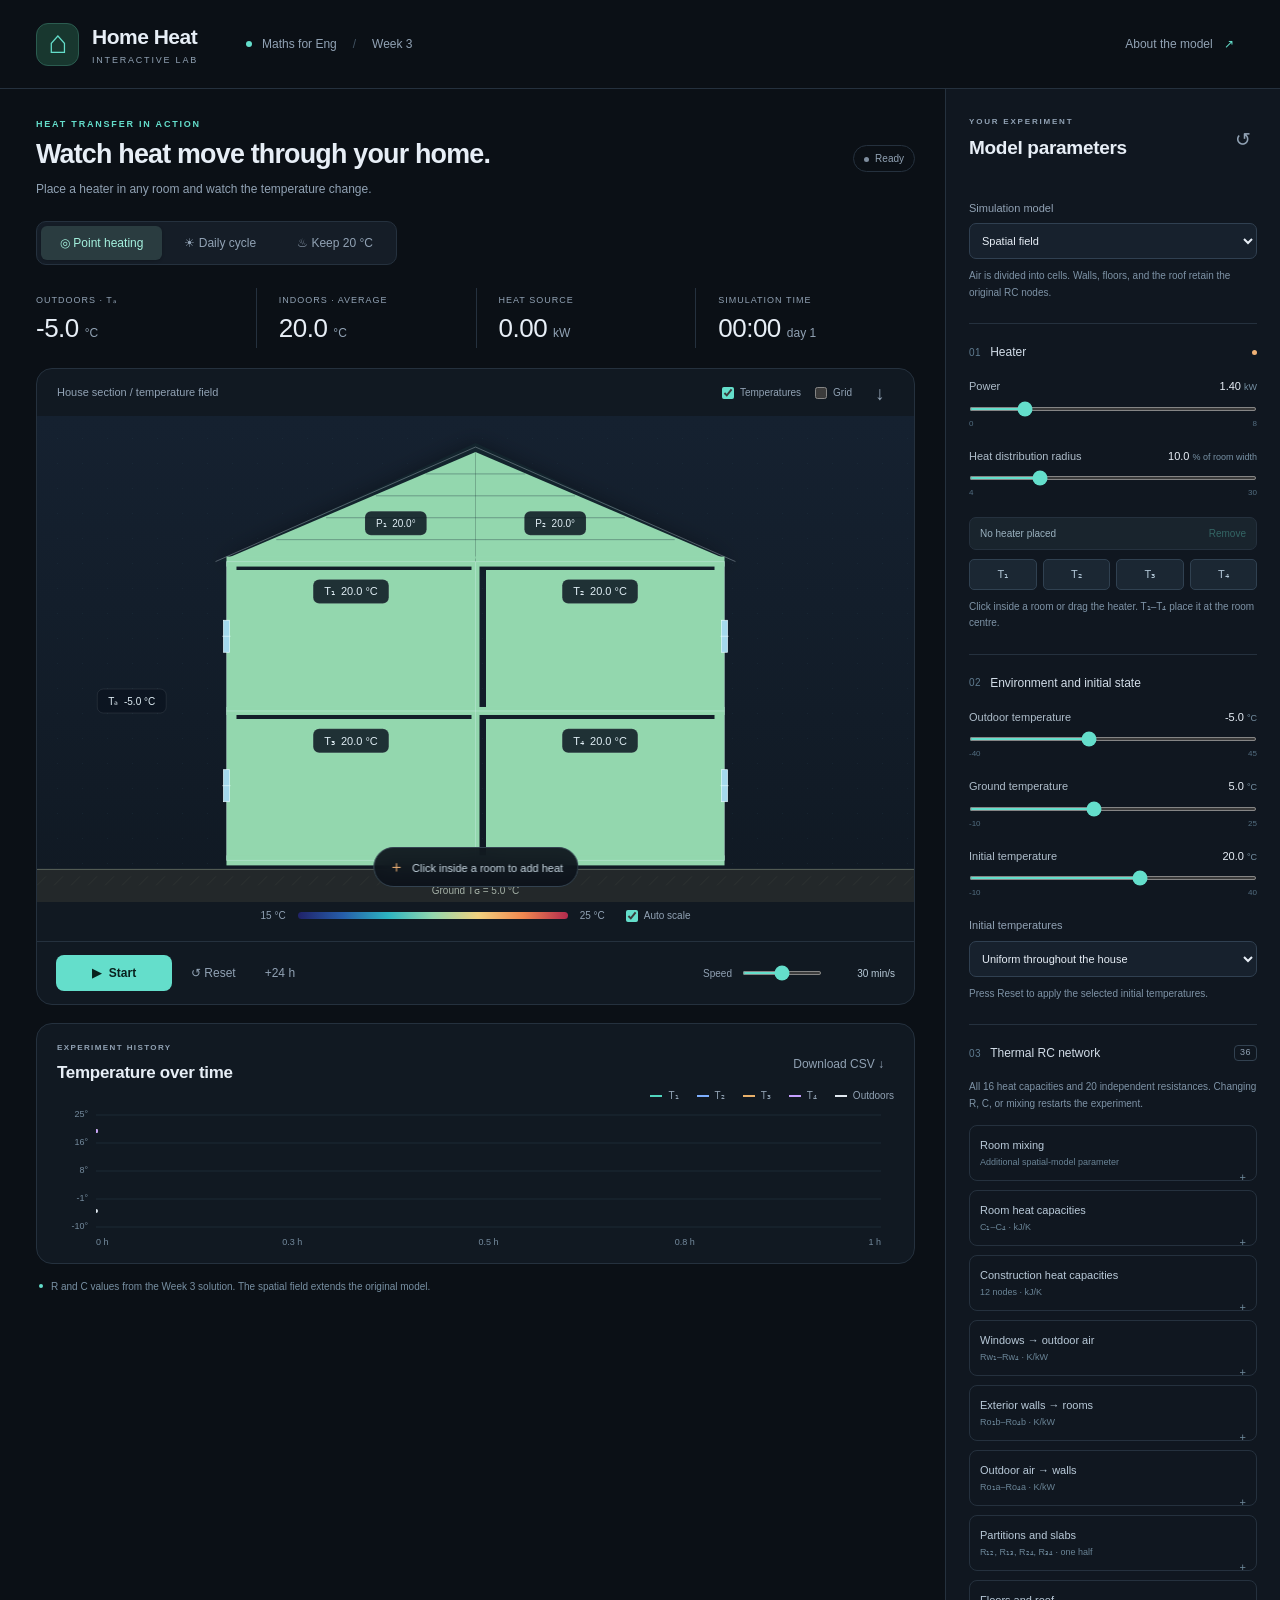
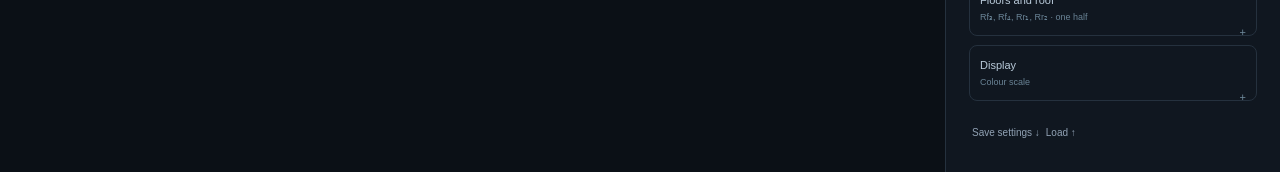
<file: index.html>
<!DOCTYPE html>
<html lang="en">
<head>
<meta charset="utf-8"><meta name="viewport" content="width=device-width,initial-scale=1">
<meta name="color-scheme" content="dark"><title>Home Heat — Interactive Lab</title>
<link rel="stylesheet" href="style.css">
</head>
<body>
<header class="topbar">
 <a class="brand" href="#" aria-label="Home Heat"><span class="brand-icon">⌂</span><span>Home Heat<small>INTERACTIVE LAB</small></span></a>
 <div class="project-tag"><span class="dot"></span> Maths for Eng <span class="divider">/</span> Week 3</div>
 <button class="quiet" id="aboutOpen">About the model <span>↗</span></button>
</header>
<main>
 <section class="workspace">
  <div class="intro"><div><p class="eyebrow">HEAT TRANSFER IN ACTION</p><h1>Watch heat move through your home.</h1><p class="subtitle" id="modeHint">Place a heater in any room and watch the temperature change.</p></div><span class="status" id="status"><i></i>Ready</span></div>
  <div class="mode-tabs" role="group" aria-label="Experiment mode"><button id="heaterMode" class="active">◎ Point heating</button><button id="dayMode">☀ Daily cycle</button><button id="challengeMode">♨ Keep 20 °C</button></div>
  <section class="mission" id="mission" hidden>
   <div class="mission-heading"><div><span class="mission-badge" id="controllerBadge">YOU ARE IN CONTROL</span><h2>Three days. Four rooms. Exactly 20 °C.</h2><p>Adjust the heating in each room. Weather and sunlight change throughout the day.</p></div><div class="mission-target">20<span>°C</span><small>TARGET IN EVERY ROOM</small></div></div>
   <div class="mission-progress"><div><span id="gameDay">Day 1 of 3</span><span id="gameRemaining">72 h remaining</span></div><progress id="gameProgress" max="259200" value="0" aria-label="Three-day challenge progress"></progress></div>
   <div class="storm-banner" id="stormBanner"><div class="storm-heading"><span class="snow-icon" aria-hidden="true">❄</span><div><b id="stormTitle">Day 3: a winter storm is coming</b><p id="stormHint">Wind and cold arrive first. Snow then builds an insulating blanket on the roof.</p></div></div><div class="storm-metrics" id="stormMetrics" hidden><span>WIND <b id="stormWind">0 km/h</b></span><span>SNOW COVER <b id="stormSnow">0 cm</b></span><span title="Steady heat transfer compared with a bare roof in calm weather, at the same indoor/outdoor temperature difference. Actual temperatures respond gradually.">ROOF HEAT TRANSFER <b id="stormRoof">0%</b></span></div></div>
  </section>
  <div class="metrics"><div><span>OUTDOORS · Tₐ</span><strong id="outdoor">−5.0<small>°C</small></strong></div><div><span>INDOORS · AVERAGE</span><strong id="average">20.0<small>°C</small></strong></div><div><span>HEAT SOURCE</span><strong id="powerMetric">—<small>kW</small></strong></div><div><span>SIMULATION TIME</span><strong id="clock">00:00<small>day 1</small></strong></div></div>
  <section class="scene-card" aria-label="House temperature map">
   <div class="scene-top"><span id="sceneTitle">House section / temperature field</span><div><label class="check"><input type="checkbox" id="showLabels" checked>Temperatures</label><label class="check"><input type="checkbox" id="showGrid">Grid</label><button class="icon-button" id="snapshot" title="Save image" aria-label="Save image">↓</button></div></div>
   <div class="canvas-wrap"><canvas id="house" aria-label="House: rooms 1 and 2 upstairs, rooms 3 and 4 downstairs. Click inside a room to place a heater." tabindex="0"></canvas><div id="probe" class="probe" hidden></div><div class="scene-guide" id="sceneGuide"><span>＋</span> Click inside a room to add heat</div></div>
   <div class="legend"><span id="scaleLow">−25 °C</span><div class="gradient"></div><span id="scaleHigh">60 °C</span><label class="check"><input type="checkbox" id="autoScale" checked>Auto scale</label></div>
   <div class="transport"><button class="play" id="play">▶ <span>Start</span></button><button class="quiet" id="reset" title="Restore initial temperatures">↺ Reset</button><button class="quiet" id="advanceDay">+24 h</button><div class="speed"><label for="speed">Speed</label><input id="speed" type="range" min="0" max="6" step="1" value="3"><output id="speedValue">30 min/s</output></div></div>
  </section>
  <section class="chart-card"><div class="chart-heading"><div><p class="eyebrow">EXPERIMENT HISTORY</p><h2>Temperature over time</h2></div><button class="quiet" id="exportCsv">Download CSV ↓</button></div><div class="chart-legend"><span style="--line:#51d5be">T₁</span><span style="--line:#7eafff">T₂</span><span style="--line:#e8b06a">T₃</span><span style="--line:#c5a0ff">T₄</span><span style="--line:#e0e8ef">Outdoors</span></div><canvas id="chart" aria-label="Chart of the four room-average temperatures and outdoor temperature"></canvas></section>
  <p class="model-note"><span class="dot"></span><span id="modelNote">R and C values from the Week 3 solution. The spatial field extends the original model.</span></p>
 </section>
 <aside class="sidebar">
  <div class="sidebar-title"><div><p class="eyebrow">YOUR EXPERIMENT</p><h2 id="sidebarHeading">Model parameters</h2></div><button class="icon-button" id="defaults" title="Restore all fitted parameters" aria-label="Restore all fitted parameters">↺</button></div>
  <section id="challengeControls" hidden>
   <div class="controller-tabs" role="group" aria-label="Heating controller"><button id="manualControl" class="active">Manual</button><button id="autoControl">Autopilot</button></div>
   <p class="small-note" id="controllerHint">Adjust the four sliders to keep each room at an average of 20 °C.</p>
   <div class="locked-notice"><span>▣</span><div><b>Fixed conditions</b><small>72 hours · preset weather, sunlight and snow<br>Only the heating power can be changed.</small></div></div>
   <div class="room-heaters" id="roomHeaters"></div>
   <div class="game-actions"><button id="gameStart" class="play">▶ Start 3-day run</button><button id="gameRestart" class="quiet">↺ New run</button></div>
   <button id="demoFinish" class="demo-finish" hidden>Fast-forward all 3 days →</button>
   <div class="game-weather"><span>SOLAR HEAT GAIN</span><strong id="sunPower">0.00 kW</strong><p id="sunDirection">Night. No solar heat gain.</p></div>
   <details class="group"><summary>How scoring works<span>A score from 0 to 100</span></summary><div class="score-explanation"><p>The deviation of each room average from 20 °C is evaluated at every step over all 72 hours. Every room has equal weight.</p><p>At 20 °C you earn 100 points. An error of 1 °C earns 75 points for that moment; 2 °C earns 50; 4 °C or more earns 0. The final score is averaged over rooms and time.</p><p>Comfort is the share of time within 19.5–20.5 °C. Energy use is shown separately and does not affect the score.</p><p>Autopilot uses the same model and power limits. It offsets current heat losses and solar gains; temperatures are never overridden.</p></div></details>
  </section>
  <fieldset id="labControls">
  <label class="select-label" for="solver">Simulation model</label><select id="solver"><option value="spatial">Spatial field</option><option value="rc">Original RC model · 16 nodes</option></select>
  <p class="small-note" id="solverHelp">Air is divided into cells. Walls, floors, and the roof retain the original RC nodes.</p>
  <div id="heaterControls"><div class="section-label">01 <span>Heater</span><span class="live-dot"></span></div><div id="heaterSliders"></div><div class="source-row"><span id="sourceLabel">No heater placed</span><button id="removeSource" class="text-button" disabled>Remove</button></div><div class="place-buttons" aria-label="Place a heater at the room centre"><button data-zone="2">T₁</button><button data-zone="3">T₂</button><button data-zone="0">T₃</button><button data-zone="1">T₄</button></div><p class="small-note">Click inside a room or drag the heater. T₁–T₄ place it at the room centre.</p></div>
  <div id="dayControls" hidden><div class="section-label">01 <span>Daily weather</span><span>☀</span></div><div class="day-notice">Heating is off. Only Tₐ changes; the ground temperature stays constant.</div><div id="daySliders"></div><div class="day-range"><span>Night <b id="nightTemp">−25°</b></span><span>Day <b id="dayTemp">30°</b></span></div></div>
  <div class="section-label">02 <span>Environment and initial state</span></div><div id="environmentSliders"></div>
  <label class="select-label" for="initialMode">Initial temperatures</label><select id="initialMode"><option value="uniform">Uniform throughout the house</option><option value="fitted">Initial states from the solution</option></select><p class="small-note">Press Reset to apply the selected initial temperatures.</p>
  <div class="section-label">03 <span>Thermal RC network</span><span class="count">36</span></div>
  <p class="small-note">All 16 heat capacities and 20 independent resistances. Changing R, C, or mixing restarts the experiment.</p>
  <div id="physicalSliders"></div>
  <details class="group"><summary>Display <span>Colour scale</span></summary><div id="displaySliders"></div></details>
  <div class="settings-actions"><button class="quiet" id="saveSettings">Save settings ↓</button><button class="quiet" id="loadSettings">Load ↑</button><input type="file" accept="application/json,.json" id="settingsFile" hidden></div>
  </fieldset>
 </aside>
</main>
<div class="toast" id="toast" role="status" hidden></div>
<dialog id="gameResult" class="result-dialog" aria-labelledby="resultTitle"><button class="close" id="resultClose" aria-label="Close results">×</button><p class="eyebrow" id="resultEyebrow">CHALLENGE COMPLETE</p><h2 id="resultTitle">Three days under your control</h2><div class="result-score"><strong id="finalScore">0</strong><span>/ 100</span></div><p id="resultDescription"></p><div class="result-stats"><div><b id="resultError">0.00 °C</b><small>Mean absolute error</small></div><div><b id="resultComfort">0 %</b><small>Time within ±0.5 °C</small></div><div><b id="resultEnergy">0 kWh</b><small>Heating energy over 3 days</small></div></div><div class="result-rooms" id="resultRooms"></div><p class="small-note">Room averages are evaluated over all 72 hours. Overheating one room cannot offset another room being too cold.</p><div class="result-actions"><button class="play" id="resultRetry">Try again</button><button class="quiet" id="resultDemo">Watch ideal control →</button></div></dialog>
<dialog id="about"><button class="close" id="aboutClose" aria-label="Close">×</button><p class="eyebrow">FROM COURSEWORK TO APPLICATION</p><h2>One house. Two scales.</h2><p>Based on the Week 3 solution: a two-storey house with zones T₁–T₄, windows, exterior walls, partitions, an inter-storey slab, ground floors, and a roof. Default ground temperature: 5 °C.</p><p>Rooms are numbered left to right: T₁–T₂ upstairs, T₃–T₄ downstairs. Controls, charts, and CSV exports use this order. The original coursework numbers are mapped to this display order; fitted parameters and physical connections are retained.</p><h3>Original RC model</h3><p>16 states, using the display numbering: T₁–T₄, O₁–O₄, V₁₂, V₁₃, V₂₄, V₃₄, F₃–F₄, P₁–P₂. Numerical parameters come from Week3_identified_model.npz. Each construction has its own heat capacity. For shared walls, floors, and the roof, each resistance value represents one of two equal halves.</p><div class="equation">Cᵢ dTᵢ/dt = Σⱼ (Tⱼ − Tᵢ) / Rᵢⱼ + Qᵢ</div><h3>Spatial field</h3><p>Each room is divided into 20 × 14 cells. Their total heat capacity equals Cᵢ from the solution. Conductances to constructions and windows are distributed over the corresponding boundaries, preserving their totals. Within a room, heat flows between adjacent cells through an adjustable conductance.</p><p>This is an additional assumption: the original measurements contain only room-average temperatures. They do not identify the spatial field or mixing rate. Walls and the roof display their RC-node temperatures; the section and pitched roof are schematic. There is no separate attic node.</p><h3>Heat source and daily cycle</h3><p>The heater runs continuously. Its selected power is distributed around the chosen point using a normalised Gaussian profile within one room. In the original RC model, this power enters that room's air node. In Daily cycle mode, Q = 0 in every room, while outdoor temperature follows a 24-hour sinusoid.</p><h3>Keep 20 °C challenge</h3><p>72 simulated hours with four independent whole-room heaters, each rated from 0 to 2.5 kW. Outdoor temperature follows a daily cycle with a cold spell on day two. The sun rises on the right at 06:00 and sets on the left at 18:00. Solar heat enters cells near windows, exterior walls, and the roof, with stronger gains on the right in the morning and on the left in the evening.</p><p>Challenge parameters are locked. To make manual control practical during the accelerated three-day run, effective air heat capacities are eight times the original values and mixing conductance is fixed at 60 W/K. Bare-house R values and construction heat capacities are retained; third-day weather modifies exterior heat exchange and adds snow insulation as described below. Manual control and autopilot use the same fixed teaching scenario.</p><p>The target and score refer to each room's average temperature. Autopilot calculates heating power from the current heat balance, limited to 0–2.5 kW. The same numerical simulation determines the temperatures and final score.</p><h3>Day 3: wind, snow, and insulation</h3><p>A winter storm begins at hour 48. Wind rises smoothly to 42 km/h and adds up to 6 °C of outdoor cooling; the cold front adds another 2 °C. Wind raises window conductance by up to 18% and the outer wall/roof conductance by up to 25%. Snowfall weakens solar gain. Snow builds up gradually to a 20 cm blanket and remains through the end of the run.</p><p>Accumulated snow adds resistance to the outer roof branch: at full cover its resistance is 3.5 times the bare value. With the unchanged inner half, steady roof heat transfer is then about 56% lower at the same temperature difference in calm weather. The displayed reduction describes the roof only. Walls and windows still lose heat. These prescribed values are a teaching scenario, not measured material properties. Autopilot responds to the same changing heat flows.</p><h3>Numerical simulation</h3><p>The app uses explicit Euler integration with Δt ≤ 0.88 min(Cᵢ / ΣGᵢⱼ), capped at 30 seconds. The challenge adds a conservative stability margin for wind-enhanced exterior heat exchange. Internal heat flows cancel in pairs. The speed slider changes playback speed only. The coursework report uses trapezoidal integration, so the numerical methods differ.</p><p class="small-note">R is displayed in K/kW, C in kJ/K, and power in kW. The solver uses W, J, and seconds. The fitted parameters are effective values; they do not uniquely identify the materials or dimensions of a real house. The app works offline without external libraries.</p></dialog>
<script src="engine.js"></script><script src="challenge.js"></script><script src="app.js"></script>
</body></html>
</file>
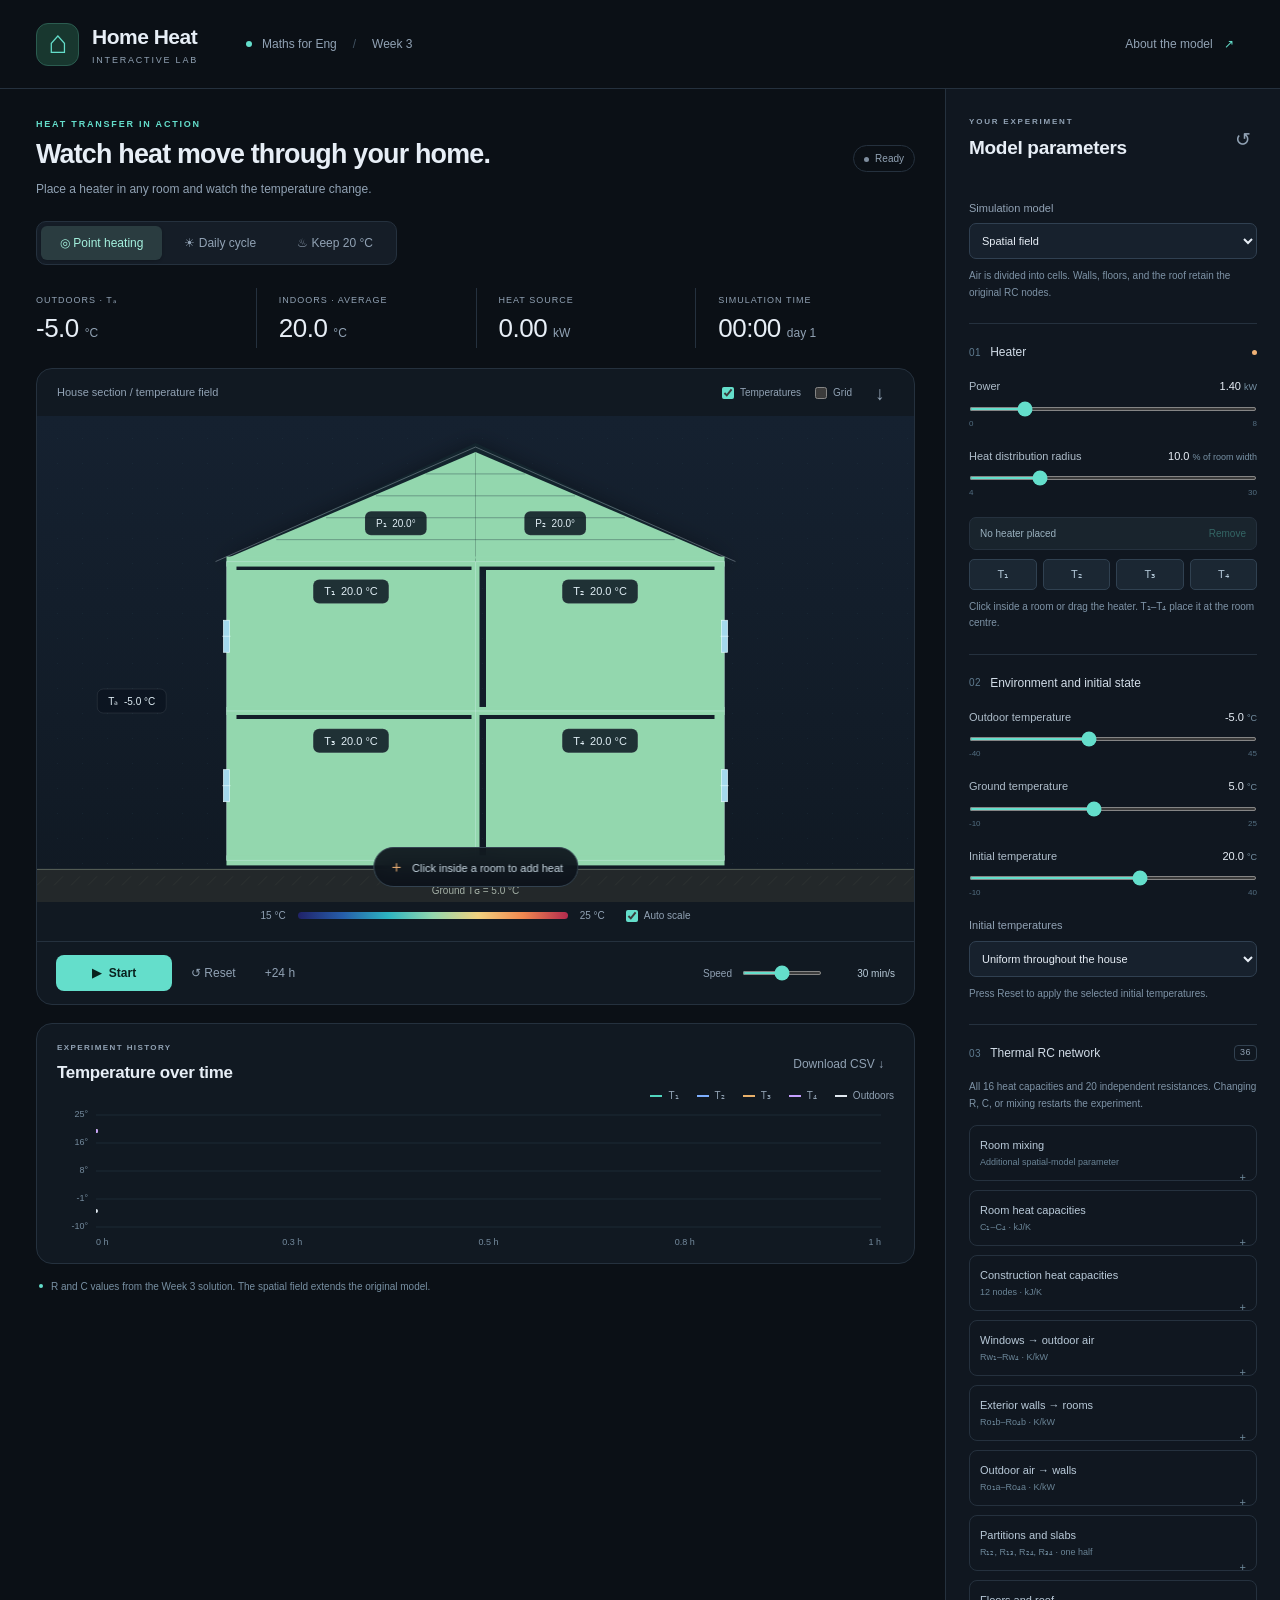
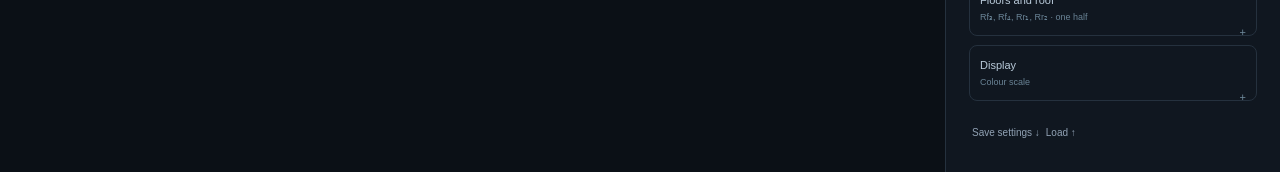
<file: thermal-house.html>
<!DOCTYPE html>
<html lang="en">
<head>
<meta charset="utf-8"><meta name="viewport" content="width=device-width,initial-scale=1">
<meta name="color-scheme" content="dark"><title>Home Heat — Interactive Lab</title>
<style>
:root{--bg:#0b1016;--panel:#111922;--panel2:#151f2a;--line:#25313e;--text:#e7eef6;--muted:#91a2b4;--cyan:#64decb;--amber:#f0b276;--radius:16px}*{box-sizing:border-box}body{margin:0;background:var(--bg);color:var(--text);font:14px/1.5 -apple-system,BlinkMacSystemFont,'Segoe UI',sans-serif}button,input,select{font:inherit}button,a,input,select,summary{ -webkit-tap-highlight-color:transparent}button{cursor:pointer}button:disabled{opacity:.35;cursor:default}button:focus-visible,a:focus-visible,summary:focus-visible,canvas:focus-visible{outline:2px solid var(--cyan);outline-offset:4px}button{border:0}button,a,select,input{accent-color:var(--cyan)}a{color:inherit;text-decoration:none}.topbar{height:89px;border-bottom:1px solid var(--line);display:flex;align-items:center;gap:48px;padding:0 36px}.brand{display:flex;gap:13px;align-items:center;font-size:21px;font-weight:650;letter-spacing:-.5px}.brand-icon{height:43px;width:43px;background:#18372f;color:var(--cyan);border:1px solid #2b5c50;border-radius:12px;font-size:32px;font-weight:400;text-align:center;line-height:36px}.brand small{display:block;font-size:9px;letter-spacing:1.8px;font-weight:500;color:var(--muted);margin-top:2px}.project-tag{color:var(--muted);display:flex;gap:10px;align-items:center;font-size:12px}.dot{display:inline-block;width:6px;height:6px;border-radius:50%;background:var(--cyan);flex-shrink:0}.divider{color:#405160;padding:0 6px}.topbar>.quiet{margin-left:auto}.quiet{background:transparent;color:var(--muted);padding:8px 10px;border-radius:7px;font-size:12px;white-space:nowrap}.quiet:hover{background:#1b2834;color:var(--text)}.quiet span{padding-left:8px;color:var(--cyan)}main{max-width:1720px;margin:0 auto;display:grid;grid-template-columns:minmax(0,1fr) 335px}.workspace{padding:29px 30px 18px 36px;min-width:0}.intro{display:flex;justify-content:space-between;gap:14px;align-items:center}.eyebrow{margin:0 0 6px;color:var(--cyan);font-size:9px;letter-spacing:1.8px;font-weight:650}h1{font-size:clamp(21px,2.1vw,31px);line-height:1.25;margin:0;letter-spacing:-.8px;font-weight:580}.subtitle{color:var(--muted);font-size:12px;margin:9px 0 0}.status{font-size:10px;border:1px solid var(--line);border-radius:30px;padding:5px 10px;white-space:nowrap;color:var(--muted)}.status i{display:inline-block;height:5px;width:5px;border-radius:50%;background:#7e8d9e;margin-right:6px}.status.running{color:var(--cyan);border-color:#285246}.status.running i{background:var(--cyan);box-shadow:0 0 9px #64decb50}.mode-tabs{display:inline-flex;background:#151d27;padding:4px;border:1px solid var(--line);border-radius:10px;margin-top:23px;gap:3px}.mode-tabs button{background:none;color:var(--muted);padding:8px 19px;font-size:12px;border-radius:6px}.mode-tabs button.active{background:#2a3c40;color:#a5f2df;box-shadow:0 1px 3px #0003}.metrics{display:grid;grid-template-columns:repeat(4,1fr);margin:23px 0 20px}.metrics>div{border-left:1px solid var(--line);padding-left:22px}.metrics>div:first-child{padding-left:0;border:0}.metrics>div>span{font-size:9px;color:var(--muted);letter-spacing:1px}.metrics strong{display:block;font-size:26px;line-height:1.5;font-weight:500;letter-spacing:-.5px;font-variant-numeric:tabular-nums}.metrics strong small{font-size:12px;margin-left:6px;color:var(--muted);font-weight:400;letter-spacing:0}.scene-card,.chart-card{background:var(--panel);border:1px solid var(--line);border-radius:var(--radius);overflow:hidden}.scene-top{height:47px;display:flex;align-items:center;justify-content:space-between;padding:0 20px;color:var(--muted);font-size:11px;gap:12px}.scene-top>div{display:flex;align-items:center;gap:14px}.check{display:inline-flex;align-items:center;gap:6px;font-size:10px;color:var(--muted);cursor:pointer;white-space:nowrap}.check input{margin:0;width:12px;height:12px}.icon-button{background:transparent;color:var(--muted);font-size:19px;width:28px;height:28px;border-radius:6px}.icon-button:hover{color:var(--cyan);background:#20313c}.canvas-wrap{position:relative;height:clamp(330px,38vw,520px);overflow:hidden}#house{display:block;width:100%;height:100%;touch-action:none;cursor:crosshair}.scene-guide{position:absolute;left:50%;bottom:15px;transform:translateX(-50%);background:#0b111ae8;backdrop-filter:blur(12px);border:1px solid #334250;border-radius:24px;padding:7px 14px;font-size:11px;color:#c6d6e1;white-space:nowrap;pointer-events:none}.scene-guide span{color:var(--amber);font-size:16px;margin-right:5px}.probe{position:absolute;z-index:2;background:#0b111aef;border:1px solid #506070;border-radius:8px;pointer-events:none;font-size:11px;padding:6px 10px;white-space:nowrap;color:#e7eef6}.legend{display:flex;align-items:center;justify-content:center;gap:12px;padding:6px 22px 18px;color:var(--muted);font-size:10px}.gradient{max-width:270px;flex:1;height:7px;border-radius:4px;background:linear-gradient(90deg,#202269,#265eaa,#2db4c1,#93d7ae,#f0d17f,#f08850,#b32a4d)}.legend .check{margin-left:9px}.transport{border-top:1px solid var(--line);display:flex;align-items:center;gap:9px;padding:13px 19px}.play{display:flex;align-items:center;gap:8px;background:var(--cyan);color:#09211d;border-radius:8px;padding:9px 14px;font-size:12px;font-weight:650;min-width:116px;justify-content:center}.play:hover{background:#91efdc}.speed{display:flex;align-items:center;margin-left:auto;gap:10px;font-size:10px;color:var(--muted)}input[type=range]{width:100%;height:4px;display:block;cursor:pointer;margin:12px 0 5px}input[type=range]:focus-visible{outline:2px solid var(--cyan);outline-offset:5px}.speed input{width:80px;margin:0}.speed output{font-size:10px;min-width:63px;text-align:right;color:#b9cbd9}.chart-card{margin-top:18px;padding:18px 20px 10px}.chart-heading{display:flex;align-items:center;justify-content:space-between}.chart-heading .eyebrow{font-size:8px;color:var(--muted);letter-spacing:1.4px}h2{font-size:17px;margin:0;font-weight:550;letter-spacing:-.3px}.chart-legend{display:flex;gap:18px;justify-content:flex-end;margin:2px 0 0;color:var(--muted);font-size:10px}.chart-legend span:before{content:'';display:inline-block;width:12px;height:2px;background:var(--line);margin-right:6px;vertical-align:middle}#chart{width:100%;height:150px;display:block}.model-note{display:flex;gap:8px;align-items:center;font-size:10px;color:#7890a3;margin:15px 3px 0}.model-note .dot{width:4px;height:4px}.sidebar{background:#101720;border-left:1px solid var(--line);padding:27px 23px 24px;min-width:0}.sidebar-title{display:flex;align-items:center;justify-content:space-between;margin-bottom:23px}.sidebar-title .eyebrow{font-size:8px;color:var(--muted)}.sidebar-title h2{font-size:19px}.select-label{display:block;font-size:11px;color:var(--muted);margin:14px 0 7px}select{background:#17212d;border:1px solid #304051;border-radius:7px;padding:10px 8px;width:100%;color:var(--text);font-size:11px;cursor:pointer;outline-color:var(--cyan)}.small-note{color:#7e93a6;font-size:10px;line-height:1.65;margin:9px 0 13px}.section-label{display:flex;align-items:center;gap:9px;font-size:10px;color:#5f7b8f;border-top:1px solid var(--line);padding-top:19px;margin:22px 0 17px;letter-spacing:.5px}.section-label>span:first-child{color:#d2dde8;font-size:12px;letter-spacing:0;font-weight:500}.section-label>span:last-child:not(:first-child){margin-left:auto}.live-dot{width:5px;height:5px;background:var(--amber);border-radius:50%}.slider{margin:0 0 18px}.slider-head{display:flex;align-items:flex-start;justify-content:space-between;gap:8px;font-size:11px;color:#aebdca}.slider-head label{cursor:pointer;line-height:1.5}.slider-head output{font-variant-numeric:tabular-nums;color:var(--text);font-size:11px;white-space:nowrap}.slider-head output b{font-weight:500}.slider-head output small{font-size:9px;color:#7791a4;margin-left:3px}.slider-range{display:flex;justify-content:space-between;color:#536e81;font-size:8px;margin-top:7px}.source-row{background:#19242d;border:1px solid var(--line);border-radius:7px;display:flex;align-items:center;justify-content:space-between;padding:8px 10px;font-size:10px;color:#9ab1bf;gap:6px}.text-button{background:none;color:var(--cyan);font-size:10px;padding:0}.place-buttons{display:grid;grid-template-columns:repeat(4,1fr);gap:6px;margin-top:9px}.place-buttons button{padding:6px;background:#1b2733;color:#b2c7d7;border:1px solid #304151;border-radius:5px;font-size:11px}.place-buttons button:hover{border-color:var(--cyan);color:var(--cyan)}.count{font-size:9px;border:1px solid #324150;border-radius:4px;padding:0 5px;color:var(--muted)}.group{border:1px solid var(--line);border-radius:8px;margin:9px 0;overflow:hidden}.group summary{padding:11px 10px;font-size:11px;cursor:pointer;color:#b9cad9;list-style:none;position:relative}.group summary:after{content:'+';position:absolute;right:10px;color:#6f8a9c}.group[open] summary:after{content:'−'}.group summary>span{display:block;color:#698395;font-size:9px;margin-top:2px;padding-right:12px}.group>div{padding:12px 11px 0}.group[open] summary{border-bottom:1px solid var(--line);background:#16212b}.group .slider{margin-bottom:18px}.settings-actions{display:flex;flex-wrap:wrap;gap:0;margin-top:16px}.settings-actions .quiet{font-size:10px;padding:8px 3px}.day-notice{font-size:10px;color:#d3c5ab;background:#302b21;border:1px solid #4c4130;border-radius:8px;padding:9px 11px;margin-bottom:17px}.day-range{display:flex;justify-content:space-between;color:var(--muted);font-size:10px;background:linear-gradient(90deg,#19385055,#5e492955);padding:8px 12px;border-radius:6px}.day-range b{font-weight:500;color:var(--text);padding-left:6px}.toast{position:fixed;bottom:25px;left:50%;transform:translateX(-50%);max-width:90vw;border:1px solid #416353;background:#172d26;color:#cff3de;font-size:12px;padding:11px 19px;border-radius:9px;box-shadow:0 6px 25px #0006;z-index:10}dialog{width:min(680px,92vw);border:1px solid #3a5061;background:#121d28;color:var(--text);border-radius:18px;padding:35px;max-height:85vh;box-shadow:0 20px 90px #0009}dialog::backdrop{background:#030910bb;backdrop-filter:blur(4px)}dialog h2{font-size:26px;margin:10px 0 18px}dialog h3{font-size:14px;color:var(--cyan);margin:23px 0 8px}dialog p{color:#aebdcb;font-size:12px;line-height:1.8}.close{float:right;background:none;color:var(--muted);font-size:26px}.equation{font-family:ui-monospace,monospace;color:#d4eee7;background:#1d302e;border:1px solid #395b51;padding:15px;border-radius:8px;font-size:13px;text-align:center}[hidden]{display:none!important}@media(min-width:1350px){main{grid-template-columns:minmax(0,1fr) 360px}.sidebar{padding:28px}.workspace{padding-right:35px}}@media(max-width:1000px){main{grid-template-columns:minmax(0,1fr) 300px}.workspace{padding:24px 18px}.topbar{padding:0 22px;gap:24px}.project-tag{display:none}.sidebar{padding:24px 18px}.speed label{display:none}.speed{gap:7px}.speed input{width:50px}.transport{gap:3px;padding:12px}.transport .quiet{padding:8px}.metrics strong{font-size:23px}.metrics>div{padding-left:12px}.metrics>div>span{letter-spacing:.3px;font-size:8px}.scene-top{padding:0 12px}.scene-top>div{gap:9px}.scene-top>span{font-size:10px}.legend{gap:8px;padding:10px 12px 16px}.scene-guide{font-size:10px;padding:6px 10px}.status{display:none}.intro h1{font-size:24px}.chart-card{padding:16px 12px 8px}}@media(max-width:760px){main{display:flex;flex-direction:column}.workspace{padding:23px 16px}.sidebar{border-left:0;border-top:1px solid var(--line);padding:24px;display:block}.topbar{height:76px;padding:0 17px;gap:12px}.brand{font-size:18px}.brand-icon{width:38px;height:38px}.brand small{font-size:7px;letter-spacing:1.2px}.topbar .quiet{font-size:10px;padding:6px}.intro h1{font-size:25px}.subtitle{font-size:11px}.mode-tabs{display:flex;width:100%}.mode-tabs button{flex:1;padding:8px}.metrics{margin:20px 0 16px}.metrics strong{font-size:21px}.metrics strong small{font-size:9px;margin-left:3px}.metrics>div{padding-left:9px}.metrics>div>span{font-size:7px;letter-spacing:0}.canvas-wrap{height:360px}.scene-top{font-size:10px}.scene-top .check{font-size:9px}.scene-top>div{gap:7px}.transport{flex-wrap:wrap;gap:3px}.play{min-width:108px;padding:8px 10px}.speed{gap:7px}.speed input{width:55px}.speed output{min-width:52px;font-size:9px}.legend .check{margin-left:1px;font-size:9px}.legend{gap:6px;font-size:9px}.chart-legend{justify-content:flex-start;margin:9px 0 0;gap:17px}.chart-heading h2{font-size:16px}.model-note{font-size:9px;align-items:flex-start}.model-note .dot{margin-top:5px}.sidebar .small-note{font-size:11px}.sidebar .slider-head{font-size:12px}.sidebar .slider-head output{font-size:12px}.sidebar .group summary{font-size:12px}.sidebar .group summary span{font-size:10px}dialog{padding:26px}.scene-guide{font-size:9px}.chart-heading .quiet{font-size:10px}.sidebar-title h2{font-size:22px}.sidebar .section-label span:first-child{font-size:14px}}@media(prefers-reduced-motion:reduce){*{scroll-behavior:auto}}
@media(max-width:760px){.metrics strong{white-space:nowrap}#clock small{display:block;line-height:1.2;margin:0;white-space:nowrap}.canvas-wrap{height:310px}}
/* Three-day heating challenge */
#labControls{border:0;padding:0;margin:0;min-width:0}.mode-tabs{flex-wrap:wrap}.mission{margin-top:19px;border:1px solid #395648;border-radius:12px;background:linear-gradient(120deg,#15322b80,#17243170);padding:19px 21px}.mission-heading{display:flex;gap:15px;align-items:center;justify-content:space-between}.mission-badge{display:inline-block;border-radius:4px;background:#30564b;color:#b3f3df;font-size:8px;letter-spacing:1.2px;padding:3px 6px;margin-bottom:9px}.mission h2{font-size:18px}.mission p{font-size:11px;color:var(--muted);margin:7px 0 0}.mission-target{color:var(--cyan);font-size:40px;font-weight:550;line-height:1.1;text-align:right;white-space:nowrap}.mission-target>span{font-size:19px;margin-left:4px}.mission-target small{display:block;font-size:7px;letter-spacing:.8px;margin-top:6px;font-weight:400;color:#95b6ac}.mission-progress{margin-top:17px}.mission-progress>div{display:flex;justify-content:space-between;color:#a8c3be;font-size:10px;margin-bottom:8px}.mission-progress progress{display:block;width:100%;height:5px;border:0;border-radius:4px;background:#203b36}.mission-progress progress::-webkit-progress-bar{background:#203b36;border-radius:4px}.mission-progress progress::-webkit-progress-value{background:var(--cyan);border-radius:4px}.controller-tabs{display:flex;padding:4px;background:#182430;border:1px solid var(--line);border-radius:8px;gap:4px}.controller-tabs button{flex:1;background:none;color:var(--muted);font-size:11px;border-radius:5px;padding:8px 6px}.controller-tabs button.active{color:var(--cyan);background:#2b403f}.locked-notice{display:flex;gap:10px;background:#18222e;border:1px solid #304050;padding:10px 12px;border-radius:8px;margin:15px 0 18px;color:#88a5bc}.locked-notice>span{font-size:18px}.locked-notice b{display:block;font-size:11px;font-weight:500;color:#bacbd9}.locked-notice small{display:block;font-size:10px;margin-top:3px;line-height:1.7;color:#7e98ad}.room-heater{background:#14212c;border:1px solid #304050;border-radius:10px;padding:12px 13px;margin:10px 0;--room-color:var(--cyan)}.room-heater-top{display:flex;align-items:center;justify-content:space-between;gap:8px;margin-bottom:13px}.room-name{color:#bbd0dc;font-size:12px;font-weight:500}.room-name:before{content:'';display:inline-block;background:var(--room-color);height:6px;width:6px;border-radius:50%;margin-right:7px}.room-reading{font-size:17px;font-variant-numeric:tabular-nums;color:var(--cyan);font-weight:550}.room-reading.cold{color:#8cbaff}.room-reading.hot{color:#f1ae79}.room-heater .slider{margin-bottom:0}.room-heater .slider-head label{font-size:10px}.room-error{display:flex;align-items:center;justify-content:space-between;font-size:9px;color:#7895a9;margin-top:9px}.room-error b{font-weight:400;color:#adbeca}.room-heater input:disabled{cursor:default;opacity:.8}.game-actions{display:flex;align-items:center;gap:8px;margin-top:19px}.game-actions .play{flex:1;font-size:11px;padding:10px 8px}.game-actions .quiet{font-size:10px;padding:8px 3px}.demo-finish{width:100%;background:#22384d;color:#afd4f0;border:1px solid #395b78;border-radius:7px;font-size:11px;padding:10px;margin-top:11px}.demo-finish:hover{background:#2c4761}.game-weather{border-top:1px solid var(--line);margin-top:23px;padding-top:17px;display:flex;align-items:center;flex-wrap:wrap;justify-content:space-between}.game-weather>span{font-size:8px;letter-spacing:1px;color:#7f9eb4}.game-weather>strong{font-size:14px;font-weight:500;color:var(--amber)}.game-weather>p{width:100%;font-size:10px;color:#a0adba;margin:9px 0}.score-explanation p{font-size:11px;color:#8fa6b8;line-height:1.7;margin:0 0 13px}.result-dialog{width:min(710px,94vw)}.result-score{display:flex;align-items:baseline;justify-content:center;gap:12px;margin:25px 0 7px}.result-score strong{font-size:90px;line-height:1.05;font-weight:550;letter-spacing:-5px;color:var(--cyan)}.result-score span{font-size:22px;color:#7793a6}.result-dialog>p:not(.eyebrow){text-align:center}.result-dialog h2{text-align:center;font-size:24px}.result-stats{display:grid;grid-template-columns:repeat(3,1fr);gap:10px;margin:24px 0}.result-stats>div{border:1px solid #304454;background:#182733;border-radius:9px;padding:13px 8px;text-align:center}.result-stats b{display:block;font-size:17px;font-weight:500;color:#d9ece5}.result-stats small{font-size:9px;display:block;color:#86a1b2;margin-top:5px}.result-rooms{display:grid;grid-template-columns:1fr 1fr;gap:8px}.result-room{background:#15242d;border:1px solid #2c414e;border-radius:8px;padding:11px 13px}.result-room>div{display:flex;justify-content:space-between;color:#b3c9d7;font-size:12px}.result-room b{font-weight:500;color:var(--cyan)}.result-room small{display:block;margin-top:5px;font-size:10px;color:#809aaa}.result-actions{display:flex;gap:12px;justify-content:center;margin-top:24px;flex-wrap:wrap}.challenge-active #sceneGuide{display:none}.challenge-active #house{cursor:default}.challenge-active #advanceDay,.challenge-active .transport .speed{display:none}.challenge-active .sidebar-title .icon-button{display:none}.challenge-active .scene-top{color:#b1c7c1}.challenge-active #gameStart:disabled{opacity:.5}.challenge-active .sidebar-title{margin-bottom:17px}.challenge-active #modelNote{color:#81a797}.mission .demo-mode{background:#2a4157;color:#b9d9ff}.game-room-flash{color:#c9eae2}.challenge-active .sidebar{padding-top:27px}body.challenge-active .room-heaters input[type=range]{height:6px}.sun-caption{font-size:10px}@media(min-width:1050px){.challenge-active #challengeControls{position:sticky;top:18px}.challenge-active .sidebar{align-self:stretch}}@media(max-width:1000px){.mission h2{font-size:16px}.mission{padding:15px}.mission-target{font-size:32px}.mission-target small{font-size:6px}}@media(max-width:760px){.mode-tabs button{flex:1 1 auto;padding:8px 10px;font-size:11px}.mission-heading{align-items:flex-start}.mission h2{font-size:16px}.mission-target{font-size:31px}.mission-target small{font-size:6px;max-width:88px;white-space:normal;line-height:1.5}.mission p{font-size:10px}.mission{padding:14px}.challenge-active .sidebar{order:1}.challenge-active .workspace{display:contents}.challenge-active .intro,.challenge-active .mode-tabs,.challenge-active .metrics,.challenge-active .mission{margin-left:16px;margin-right:16px}.challenge-active .intro{margin-top:23px}.challenge-active .mission{margin-top:16px}.challenge-active .scene-card{margin:0 16px;order:0}.challenge-active .chart-card{margin:16px;order:2}.challenge-active .model-note{margin:0 18px 20px;order:3}.challenge-active .sidebar{margin-top:17px;border:1px solid var(--line);border-radius:12px;margin-left:16px;margin-right:16px;padding:20px}.challenge-active .sidebar-title{display:none}.challenge-active .room-heaters{display:grid;grid-template-columns:1fr 1fr;gap:8px}.challenge-active .room-heater{margin:0;padding:11px 10px}.room-heater .slider-head{flex-wrap:wrap;gap:4px}.challenge-active .room-name{font-size:11px}.challenge-active .room-reading{font-size:14px}.challenge-active .room-heater-top{gap:4px;margin-bottom:9px}.challenge-active .locked-notice{margin:10px 0 14px}.challenge-active .room-error{font-size:8px}.challenge-active .controller-tabs button{font-size:12px}.challenge-active .score-explanation p{font-size:11px}.challenge-active .sidebar .small-note{font-size:10px}.result-dialog{padding:25px 17px}.result-dialog h2{font-size:20px}.result-stats{gap:6px}.result-stats b{font-size:14px}.result-stats small{font-size:8px}.result-room{padding:10px}.result-room small{font-size:9px}.result-score strong{font-size:75px}.result-score span{font-size:19px}}
.challenge-active .intro{display:none}.challenge-active .mode-tabs{margin-top:0}.challenge-active .canvas-wrap{height:360px}.challenge-active .metrics{margin-top:18px;margin-bottom:17px}.challenge-active .mission{padding:15px 19px}.challenge-active .room-heater{padding:11px 12px}.challenge-active .room-heater-top{margin-bottom:11px}@media(max-width:760px){.challenge-active .mode-tabs{margin-top:17px}.challenge-active .canvas-wrap{height:280px}.challenge-active .mission{padding:13px}.challenge-active .room-heater{padding:11px 10px}.challenge-active .metrics{margin-top:17px;margin-bottom:15px}.challenge-active .intro{display:none}}
@media(max-width:760px){.challenge-active .mode-tabs{width:calc(100% - 32px)}.challenge-active .mode-tabs button{flex:1;min-width:0;padding:8px 4px;font-size:10px;white-space:nowrap}}

/* The third-day weather remains visible alongside the challenge clock. */
.storm-banner{border-top:1px solid #335247;margin-top:15px;padding-top:12px}.storm-heading{display:flex;gap:10px;align-items:flex-start}.snow-icon{font-size:23px;line-height:1.1;color:#9bc8e2}.storm-heading b{font-size:11px;font-weight:550;color:#b5ccdc}.mission .storm-heading p{font-size:10px;margin:3px 0 0;line-height:1.55}.storm-banner.snow-active{border-top-color:#46617a}.storm-banner.snow-active .storm-heading b{color:#d5edff}.storm-metrics{display:grid;grid-template-columns:repeat(3,1fr);gap:12px;margin:11px 0 0 33px}.storm-metrics>span{font-size:7px;letter-spacing:.6px;color:#8fa9ba}.storm-metrics b{display:block;font-size:14px;font-weight:500;letter-spacing:0;color:#d0e9fa;margin-top:3px;font-variant-numeric:tabular-nums}@media(max-width:760px){.storm-metrics{gap:7px;margin-left:0}.storm-metrics>span{font-size:6px;letter-spacing:.2px}.storm-metrics b{font-size:13px}.storm-heading b{font-size:10px}.mission .storm-heading p{font-size:9px}}

</style>
</head>
<body>
<header class="topbar">
 <a class="brand" href="#" aria-label="Home Heat"><span class="brand-icon">⌂</span><span>Home Heat<small>INTERACTIVE LAB</small></span></a>
 <div class="project-tag"><span class="dot"></span> Maths for Eng <span class="divider">/</span> Week 3</div>
 <button class="quiet" id="aboutOpen">About the model <span>↗</span></button>
</header>
<main>
 <section class="workspace">
  <div class="intro"><div><p class="eyebrow">HEAT TRANSFER IN ACTION</p><h1>Watch heat move through your home.</h1><p class="subtitle" id="modeHint">Place a heater in any room and watch the temperature change.</p></div><span class="status" id="status"><i></i>Ready</span></div>
  <div class="mode-tabs" role="group" aria-label="Experiment mode"><button id="heaterMode" class="active">◎ Point heating</button><button id="dayMode">☀ Daily cycle</button><button id="challengeMode">♨ Keep 20 °C</button></div>
  <section class="mission" id="mission" hidden>
   <div class="mission-heading"><div><span class="mission-badge" id="controllerBadge">YOU ARE IN CONTROL</span><h2>Three days. Four rooms. Exactly 20 °C.</h2><p>Adjust the heating in each room. Weather and sunlight change throughout the day.</p></div><div class="mission-target">20<span>°C</span><small>TARGET IN EVERY ROOM</small></div></div>
   <div class="mission-progress"><div><span id="gameDay">Day 1 of 3</span><span id="gameRemaining">72 h remaining</span></div><progress id="gameProgress" max="259200" value="0" aria-label="Three-day challenge progress"></progress></div>
   <div class="storm-banner" id="stormBanner"><div class="storm-heading"><span class="snow-icon" aria-hidden="true">❄</span><div><b id="stormTitle">Day 3: a winter storm is coming</b><p id="stormHint">Wind and cold arrive first. Snow then builds an insulating blanket on the roof.</p></div></div><div class="storm-metrics" id="stormMetrics" hidden><span>WIND <b id="stormWind">0 km/h</b></span><span>SNOW COVER <b id="stormSnow">0 cm</b></span><span title="Steady heat transfer compared with a bare roof in calm weather, at the same indoor/outdoor temperature difference. Actual temperatures respond gradually.">ROOF HEAT TRANSFER <b id="stormRoof">0%</b></span></div></div>
  </section>
  <div class="metrics"><div><span>OUTDOORS · Tₐ</span><strong id="outdoor">−5.0<small>°C</small></strong></div><div><span>INDOORS · AVERAGE</span><strong id="average">20.0<small>°C</small></strong></div><div><span>HEAT SOURCE</span><strong id="powerMetric">—<small>kW</small></strong></div><div><span>SIMULATION TIME</span><strong id="clock">00:00<small>day 1</small></strong></div></div>
  <section class="scene-card" aria-label="House temperature map">
   <div class="scene-top"><span id="sceneTitle">House section / temperature field</span><div><label class="check"><input type="checkbox" id="showLabels" checked>Temperatures</label><label class="check"><input type="checkbox" id="showGrid">Grid</label><button class="icon-button" id="snapshot" title="Save image" aria-label="Save image">↓</button></div></div>
   <div class="canvas-wrap"><canvas id="house" aria-label="House: rooms 1 and 2 upstairs, rooms 3 and 4 downstairs. Click inside a room to place a heater." tabindex="0"></canvas><div id="probe" class="probe" hidden></div><div class="scene-guide" id="sceneGuide"><span>＋</span> Click inside a room to add heat</div></div>
   <div class="legend"><span id="scaleLow">−25 °C</span><div class="gradient"></div><span id="scaleHigh">60 °C</span><label class="check"><input type="checkbox" id="autoScale" checked>Auto scale</label></div>
   <div class="transport"><button class="play" id="play">▶ <span>Start</span></button><button class="quiet" id="reset" title="Restore initial temperatures">↺ Reset</button><button class="quiet" id="advanceDay">+24 h</button><div class="speed"><label for="speed">Speed</label><input id="speed" type="range" min="0" max="6" step="1" value="3"><output id="speedValue">30 min/s</output></div></div>
  </section>
  <section class="chart-card"><div class="chart-heading"><div><p class="eyebrow">EXPERIMENT HISTORY</p><h2>Temperature over time</h2></div><button class="quiet" id="exportCsv">Download CSV ↓</button></div><div class="chart-legend"><span style="--line:#51d5be">T₁</span><span style="--line:#7eafff">T₂</span><span style="--line:#e8b06a">T₃</span><span style="--line:#c5a0ff">T₄</span><span style="--line:#e0e8ef">Outdoors</span></div><canvas id="chart" aria-label="Chart of the four room-average temperatures and outdoor temperature"></canvas></section>
  <p class="model-note"><span class="dot"></span><span id="modelNote">R and C values from the Week 3 solution. The spatial field extends the original model.</span></p>
 </section>
 <aside class="sidebar">
  <div class="sidebar-title"><div><p class="eyebrow">YOUR EXPERIMENT</p><h2 id="sidebarHeading">Model parameters</h2></div><button class="icon-button" id="defaults" title="Restore all fitted parameters" aria-label="Restore all fitted parameters">↺</button></div>
  <section id="challengeControls" hidden>
   <div class="controller-tabs" role="group" aria-label="Heating controller"><button id="manualControl" class="active">Manual</button><button id="autoControl">Autopilot</button></div>
   <p class="small-note" id="controllerHint">Adjust the four sliders to keep each room at an average of 20 °C.</p>
   <div class="locked-notice"><span>▣</span><div><b>Fixed conditions</b><small>72 hours · preset weather, sunlight and snow<br>Only the heating power can be changed.</small></div></div>
   <div class="room-heaters" id="roomHeaters"></div>
   <div class="game-actions"><button id="gameStart" class="play">▶ Start 3-day run</button><button id="gameRestart" class="quiet">↺ New run</button></div>
   <button id="demoFinish" class="demo-finish" hidden>Fast-forward all 3 days →</button>
   <div class="game-weather"><span>SOLAR HEAT GAIN</span><strong id="sunPower">0.00 kW</strong><p id="sunDirection">Night. No solar heat gain.</p></div>
   <details class="group"><summary>How scoring works<span>A score from 0 to 100</span></summary><div class="score-explanation"><p>The deviation of each room average from 20 °C is evaluated at every step over all 72 hours. Every room has equal weight.</p><p>At 20 °C you earn 100 points. An error of 1 °C earns 75 points for that moment; 2 °C earns 50; 4 °C or more earns 0. The final score is averaged over rooms and time.</p><p>Comfort is the share of time within 19.5–20.5 °C. Energy use is shown separately and does not affect the score.</p><p>Autopilot uses the same model and power limits. It offsets current heat losses and solar gains; temperatures are never overridden.</p></div></details>
  </section>
  <fieldset id="labControls">
  <label class="select-label" for="solver">Simulation model</label><select id="solver"><option value="spatial">Spatial field</option><option value="rc">Original RC model · 16 nodes</option></select>
  <p class="small-note" id="solverHelp">Air is divided into cells. Walls, floors, and the roof retain the original RC nodes.</p>
  <div id="heaterControls"><div class="section-label">01 <span>Heater</span><span class="live-dot"></span></div><div id="heaterSliders"></div><div class="source-row"><span id="sourceLabel">No heater placed</span><button id="removeSource" class="text-button" disabled>Remove</button></div><div class="place-buttons" aria-label="Place a heater at the room centre"><button data-zone="2">T₁</button><button data-zone="3">T₂</button><button data-zone="0">T₃</button><button data-zone="1">T₄</button></div><p class="small-note">Click inside a room or drag the heater. T₁–T₄ place it at the room centre.</p></div>
  <div id="dayControls" hidden><div class="section-label">01 <span>Daily weather</span><span>☀</span></div><div class="day-notice">Heating is off. Only Tₐ changes; the ground temperature stays constant.</div><div id="daySliders"></div><div class="day-range"><span>Night <b id="nightTemp">−25°</b></span><span>Day <b id="dayTemp">30°</b></span></div></div>
  <div class="section-label">02 <span>Environment and initial state</span></div><div id="environmentSliders"></div>
  <label class="select-label" for="initialMode">Initial temperatures</label><select id="initialMode"><option value="uniform">Uniform throughout the house</option><option value="fitted">Initial states from the solution</option></select><p class="small-note">Press Reset to apply the selected initial temperatures.</p>
  <div class="section-label">03 <span>Thermal RC network</span><span class="count">36</span></div>
  <p class="small-note">All 16 heat capacities and 20 independent resistances. Changing R, C, or mixing restarts the experiment.</p>
  <div id="physicalSliders"></div>
  <details class="group"><summary>Display <span>Colour scale</span></summary><div id="displaySliders"></div></details>
  <div class="settings-actions"><button class="quiet" id="saveSettings">Save settings ↓</button><button class="quiet" id="loadSettings">Load ↑</button><input type="file" accept="application/json,.json" id="settingsFile" hidden></div>
  </fieldset>
 </aside>
</main>
<div class="toast" id="toast" role="status" hidden></div>
<dialog id="gameResult" class="result-dialog" aria-labelledby="resultTitle"><button class="close" id="resultClose" aria-label="Close results">×</button><p class="eyebrow" id="resultEyebrow">CHALLENGE COMPLETE</p><h2 id="resultTitle">Three days under your control</h2><div class="result-score"><strong id="finalScore">0</strong><span>/ 100</span></div><p id="resultDescription"></p><div class="result-stats"><div><b id="resultError">0.00 °C</b><small>Mean absolute error</small></div><div><b id="resultComfort">0 %</b><small>Time within ±0.5 °C</small></div><div><b id="resultEnergy">0 kWh</b><small>Heating energy over 3 days</small></div></div><div class="result-rooms" id="resultRooms"></div><p class="small-note">Room averages are evaluated over all 72 hours. Overheating one room cannot offset another room being too cold.</p><div class="result-actions"><button class="play" id="resultRetry">Try again</button><button class="quiet" id="resultDemo">Watch ideal control →</button></div></dialog>
<dialog id="about"><button class="close" id="aboutClose" aria-label="Close">×</button><p class="eyebrow">FROM COURSEWORK TO APPLICATION</p><h2>One house. Two scales.</h2><p>Based on the Week 3 solution: a two-storey house with zones T₁–T₄, windows, exterior walls, partitions, an inter-storey slab, ground floors, and a roof. Default ground temperature: 5 °C.</p><p>Rooms are numbered left to right: T₁–T₂ upstairs, T₃–T₄ downstairs. Controls, charts, and CSV exports use this order. The original coursework numbers are mapped to this display order; fitted parameters and physical connections are retained.</p><h3>Original RC model</h3><p>16 states, using the display numbering: T₁–T₄, O₁–O₄, V₁₂, V₁₃, V₂₄, V₃₄, F₃–F₄, P₁–P₂. Numerical parameters come from Week3_identified_model.npz. Each construction has its own heat capacity. For shared walls, floors, and the roof, each resistance value represents one of two equal halves.</p><div class="equation">Cᵢ dTᵢ/dt = Σⱼ (Tⱼ − Tᵢ) / Rᵢⱼ + Qᵢ</div><h3>Spatial field</h3><p>Each room is divided into 20 × 14 cells. Their total heat capacity equals Cᵢ from the solution. Conductances to constructions and windows are distributed over the corresponding boundaries, preserving their totals. Within a room, heat flows between adjacent cells through an adjustable conductance.</p><p>This is an additional assumption: the original measurements contain only room-average temperatures. They do not identify the spatial field or mixing rate. Walls and the roof display their RC-node temperatures; the section and pitched roof are schematic. There is no separate attic node.</p><h3>Heat source and daily cycle</h3><p>The heater runs continuously. Its selected power is distributed around the chosen point using a normalised Gaussian profile within one room. In the original RC model, this power enters that room's air node. In Daily cycle mode, Q = 0 in every room, while outdoor temperature follows a 24-hour sinusoid.</p><h3>Keep 20 °C challenge</h3><p>72 simulated hours with four independent whole-room heaters, each rated from 0 to 2.5 kW. Outdoor temperature follows a daily cycle with a cold spell on day two. The sun rises on the right at 06:00 and sets on the left at 18:00. Solar heat enters cells near windows, exterior walls, and the roof, with stronger gains on the right in the morning and on the left in the evening.</p><p>Challenge parameters are locked. To make manual control practical during the accelerated three-day run, effective air heat capacities are eight times the original values and mixing conductance is fixed at 60 W/K. Bare-house R values and construction heat capacities are retained; third-day weather modifies exterior heat exchange and adds snow insulation as described below. Manual control and autopilot use the same fixed teaching scenario.</p><p>The target and score refer to each room's average temperature. Autopilot calculates heating power from the current heat balance, limited to 0–2.5 kW. The same numerical simulation determines the temperatures and final score.</p><h3>Day 3: wind, snow, and insulation</h3><p>A winter storm begins at hour 48. Wind rises smoothly to 42 km/h and adds up to 6 °C of outdoor cooling; the cold front adds another 2 °C. Wind raises window conductance by up to 18% and the outer wall/roof conductance by up to 25%. Snowfall weakens solar gain. Snow builds up gradually to a 20 cm blanket and remains through the end of the run.</p><p>Accumulated snow adds resistance to the outer roof branch: at full cover its resistance is 3.5 times the bare value. With the unchanged inner half, steady roof heat transfer is then about 56% lower at the same temperature difference in calm weather. The displayed reduction describes the roof only. Walls and windows still lose heat. These prescribed values are a teaching scenario, not measured material properties. Autopilot responds to the same changing heat flows.</p><h3>Numerical simulation</h3><p>The app uses explicit Euler integration with Δt ≤ 0.88 min(Cᵢ / ΣGᵢⱼ), capped at 30 seconds. The challenge adds a conservative stability margin for wind-enhanced exterior heat exchange. Internal heat flows cancel in pairs. The speed slider changes playback speed only. The coursework report uses trapezoidal integration, so the numerical methods differ.</p><p class="small-note">R is displayed in K/kW, C in kJ/K, and power in kW. The solver uses W, J, and seconds. The fitted parameters are effective values; they do not uniquely identify the materials or dimensions of a real house. The app works offline without external libraries.</p></dialog>
<script>
/* Thermal RC graph, SI units internally. See README for spatial extension. */
(function(root){
'use strict';
const fitted={"parameters":[180.4546843294076,599.0115768699009,798.733440044449,1032.6696612798742,39881.81766005784,21985.782796401574,25689.91530776833,20488.451196709182,4853.180007920469,10677.883846784307,10496.963340162365,5420.986115925952,9934.09899682918,9888.328730733372,11274.596682626694,9654.535234304165,18.904605657196186,40.39012350442666,37.60084220817152,59.72441655708193,763.1130990255167,567.8597646515254,661.6498199050309,552.7695847796128,87.97682697999183,87.09583771090593,115.39964483915502,121.189563836171,191.53113679676176,76.43347698561347,142.96661199393728,182.6036706163286,27.806889010716844,38.31276140092575,23.372637837211776,27.738279793796888],"x0":[17.4,18.0,20.0,21.0,19.348588390309168,19.467206563983822,20.20164335119959,21.315081565991253,14.625145988475149,19.456831212929583,20.857238763437728,18.106801253706898,12.440077381458464,12.4127163366708,20.26453969293158,22.63418769995261],"C":[180.4546843294076,599.0115768699009,798.733440044449,1032.6696612798742,39881.81766005784,21985.782796401574,25689.91530776833,20488.451196709182,4853.180007920469,10677.883846784307,10496.963340162365,5420.986115925952,9934.09899682918,9888.328730733372,11274.596682626694,9654.535234304165],"K":[[1077.789207475805,0.0,0.0,0.0,-763.1130990255167,0.0,0.0,0.0,-191.53113679676176,-76.43347698561347,0.0,0.0,-27.806889010716844,0.0,0.0,0.0],[0.0,981.0603983475769,0.0,0.0,0.0,-567.8597646515254,0.0,0.0,-191.53113679676176,0.0,-142.96661199393728,0.0,0.0,-38.31276140092575,0.0,0.0],[0.0,0.0,981.6604475523562,0.0,0.0,0.0,-661.6498199050309,0.0,0.0,-76.43347698561347,0.0,-182.6036706163286,0.0,0.0,-23.372637837211776,0.0],[0.0,0.0,0.0,965.8025637407575,0.0,0.0,0.0,-552.7695847796128,0.0,0.0,-142.96661199393728,-182.6036706163286,0.0,0.0,0.0,-27.738279793796888],[-763.1130990255167,0.0,0.0,0.0,851.0899260055086,0.0,0.0,0.0,0.0,0.0,0.0,0.0,0.0,0.0,0.0,0.0],[0.0,-567.8597646515254,0.0,0.0,0.0,654.9556023624314,0.0,0.0,0.0,0.0,0.0,0.0,0.0,0.0,0.0,0.0],[0.0,0.0,-661.6498199050309,0.0,0.0,0.0,777.0494647441859,0.0,0.0,0.0,0.0,0.0,0.0,0.0,0.0,0.0],[0.0,0.0,0.0,-552.7695847796128,0.0,0.0,0.0,673.9591486157839,0.0,0.0,0.0,0.0,0.0,0.0,0.0,0.0],[-191.53113679676176,-191.53113679676176,0.0,0.0,0.0,0.0,0.0,0.0,383.0622735935235,0.0,0.0,0.0,0.0,0.0,0.0,0.0],[-76.43347698561347,0.0,-76.43347698561347,0.0,0.0,0.0,0.0,0.0,0.0,152.86695397122693,0.0,0.0,0.0,0.0,0.0,0.0],[0.0,-142.96661199393728,0.0,-142.96661199393728,0.0,0.0,0.0,0.0,0.0,0.0,285.93322398787456,0.0,0.0,0.0,0.0,0.0],[0.0,0.0,-182.6036706163286,-182.6036706163286,0.0,0.0,0.0,0.0,0.0,0.0,0.0,365.2073412326572,0.0,0.0,0.0,0.0],[-27.806889010716844,0.0,0.0,0.0,0.0,0.0,0.0,0.0,0.0,0.0,0.0,0.0,55.61377802143369,0.0,0.0,0.0],[0.0,-38.31276140092575,0.0,0.0,0.0,0.0,0.0,0.0,0.0,0.0,0.0,0.0,0.0,76.6255228018515,0.0,0.0],[0.0,0.0,-23.372637837211776,0.0,0.0,0.0,0.0,0.0,0.0,0.0,0.0,0.0,0.0,0.0,46.74527567442355,0.0],[0.0,0.0,0.0,-27.738279793796888,0.0,0.0,0.0,0.0,0.0,0.0,0.0,0.0,0.0,0.0,0.0,55.476559587593776]],"F":[[1.0,0.0,0.0,0.0,18.904605657196186,0.0],[0.0,1.0,0.0,0.0,40.39012350442666,0.0],[0.0,0.0,1.0,0.0,37.60084220817152,0.0],[0.0,0.0,0.0,1.0,59.72441655708193,0.0],[0.0,0.0,0.0,0.0,87.97682697999183,0.0],[0.0,0.0,0.0,0.0,87.09583771090593,0.0],[0.0,0.0,0.0,0.0,115.39964483915502,0.0],[0.0,0.0,0.0,0.0,121.189563836171,0.0],[0.0,0.0,0.0,0.0,0.0,0.0],[0.0,0.0,0.0,0.0,0.0,0.0],[0.0,0.0,0.0,0.0,0.0,0.0],[0.0,0.0,0.0,0.0,0.0,0.0],[0.0,0.0,0.0,0.0,0.0,27.806889010716844],[0.0,0.0,0.0,0.0,0.0,38.31276140092575],[0.0,0.0,0.0,0.0,23.372637837211776,0.0],[0.0,0.0,0.0,0.0,27.738279793796888,0.0]],"state_names":["T1","T2","T3","T4","O1","O2","O3","O4","V12","V13","V24","V34","F1","F2","P3","P4"]};
const names=['C1','C2','C3','C4','Co1','Co2','Co3','Co4','C12','C13','C24','C34','Cf1','Cf2','Cr3','Cr4'];
const rNames=['Rw1','Rw2','Rw3','Rw4','Ro1b','Ro2b','Ro3b','Ro4b','Ro1a','Ro2a','Ro3a','Ro4a','R12','R13','R24','R34','Rf1','Rf2','Rr3','Rr4'];
const defaultC=fitted.C.slice(), defaultR=fitted.parameters.slice(16).map(g=>3600/g);
const defaults={outside:-5,ground:5,initial:20,power:1400,radius:10,mixing:12,dayMin:-25,dayMax:30,peakHour:15,speed:1800};
class ThermalModel {
 constructor(parameters={}) {this.p={...defaults,...parameters};this.C=defaultC.slice();this.R=defaultR.slice();this.initials=fitted.x0.slice();this.initialMode='uniform';this.mode='heater';this.solver='spatial';this.source=null;this.rebuild();}
 zoneAt(x,y){if(x<0||x>1||y<0||y>.6)return -1;return(y>=.3?2:0)+(x>=.5?1:0);}
 // Air: 20 × 14 cells per zone, with capacities summing exactly to fitted C_i.
 rebuild() {
  const oldSource=this.source;this.cols=this.solver==='rc'?1:20;this.rows=this.solver==='rc'?1:14;
  this.perZone=this.cols*this.rows;this.airN=4*this.perZone;this.n=this.airN+12;
  this.T=new Float64Array(this.n);this.cap=new Float64Array(this.n);this.loss=new Float64Array(this.n);this.rate=new Float64Array(this.n);
  const ea=[],eb=[],eg=[],ba=[],bg=[],bt=[];
  const add=(a,b,g)=>{ea.push(a);eb.push(b);eg.push(g);this.loss[a]+=g;this.loss[b]+=g;};
  const bound=(a,g,t)=>{ba.push(a);bg.push(g);bt.push(t);this.loss[a]+=g;};
  const struct=id=>this.airN+id-4, g=r=>1000/this.R[r];
  const face=(zone,side)=>{
    const out=[];for(let j=0;j<this.rows;j++)for(let i=0;i<this.cols;i++)if(side==='all'||side==='left'&&i===0||side==='right'&&i===this.cols-1||side==='top'&&j===this.rows-1||side==='bottom'&&j===0)out.push(zone*this.perZone+j*this.cols+i);return out;
  };
  const connect=(cells,node,conductance)=>{for(const a of cells)add(a,node,conductance/cells.length);};
  for(let z=0;z<4;z++) {
    for(let j=0;j<this.rows;j++)for(let i=0;i<this.cols;i++) {
      const a=z*this.perZone+j*this.cols+i;this.cap[a]=this.C[z]*1000/this.perZone;
      if(i+1<this.cols)add(a,a+1,this.p.mixing);
      if(j+1<this.rows)add(a,a+this.cols,this.p.mixing*(this.rows/this.cols)**2);
    }
    const exterior=face(z,z%2?'right':'left');
    connect(exterior,struct(z+4),g(4+z));
    for(const a of exterior)bound(a,g(z)/exterior.length,0); // window branch
    bound(struct(z+4),g(8+z),0);
  }
  [[0,1,'right','left'],[0,2,'top','bottom'],[1,3,'top','bottom'],[2,3,'right','left']].forEach(([a,b,sa,sb],k)=>{
    connect(face(a,sa),struct(8+k),g(12+k));connect(face(b,sb),struct(8+k),g(12+k));
  });
  for(let z=0;z<2;z++){connect(face(z,'bottom'),struct(12+z),g(16+z));bound(struct(12+z),g(16+z),1);}
  for(let z=2;z<4;z++){connect(face(z,'top'),struct(12+z),g(16+z));bound(struct(12+z),g(16+z),0);}
  for(let k=4;k<16;k++)this.cap[struct(k)]=this.C[k]*1000;
  this.ea=Int32Array.from(ea);this.eb=Int32Array.from(eb);this.eg=Float64Array.from(eg);
  this.ba=Int32Array.from(ba);this.bg=Float64Array.from(bg);this.bt=Uint8Array.from(bt);
  this.maxDt=30;for(let a=0;a<this.n;a++)if(this.loss[a])this.maxDt=Math.min(this.maxDt,.88*this.cap[a]/this.loss[a]);
  this.reset();this.setSource(oldSource);return this;
 }
 reset(){for(let a=0;a<this.n;a++){const z=a<this.airN?Math.floor(a/this.perZone):a-this.airN+4;this.T[a]=this.initialMode==='fitted'?this.initials[z]:this.p.initial;}this.time=0;this.deliveredEnergy=0;this.boundaryEnergy=0;this.solarEnergy=0;}
 setSource(source){
  this.source=null;this.weights=new Float64Array(this.n);this.heaterCells=[];if(!source)return false;
  const z=this.zoneAt(source.x,source.y);if(z<0)return false;this.source={...source};
  const centerX=(source.x-(z%2)*.5)/.5,centerY=(source.y-Math.floor(z/2)*.3)/.3;
  const sigma=this.p.radius/100;let sum=0;
  for(let j=0;j<this.rows;j++)for(let i=0;i<this.cols;i++){
    const a=z*this.perZone+j*this.cols+i,d2=((i+.5)/this.cols-centerX)**2+(((j+.5)/this.rows-centerY)*.6)**2;
    const w=this.solver==='rc'?1:Math.exp(-d2/(2*sigma*sigma));this.weights[a]=w;sum+=w;this.heaterCells.push(a);
  }
  for(const a of this.heaterCells)this.weights[a]/=sum;return true;
 }
 outdoorAt(t=this.time){if(this.scenario)return this.scenario.outdoorAt(t);const p=this.p;return this.mode==='day'?(p.dayMin+p.dayMax)/2+(p.dayMax-p.dayMin)/2*Math.cos(2*Math.PI*(t/3600-p.peakHour)/24):p.outside;}
 ratesAt(time){
  const T=this.T,q=this.rate;q.fill(0);let boundary=0,solar=0;
  for(let e=0;e<this.ea.length;e++){const a=this.ea[e],b=this.eb[e],v=this.eg[e]*(T[b]-T[a]);q[a]+=v;q[b]-=v;}
  const outside=this.outdoorAt(time),weather=this.scenario?this.scenario.weatherAt(time):null;
  for(let e=0;e<this.ba.length;e++){
   const a=this.ba[e];let factor=1;
   if(weather&&!this.bt[e])factor=a<this.airN?weather.windowFactor:a<this.airN+4?weather.wallFactor:weather.roofFactor;
   const v=this.bg[e]*factor*((this.bt[e]?this.p.ground:outside)-T[a]);q[a]+=v;boundary+=v;
  }
  if(this.scenario){
   const sun=this.scenario.solarAt(time);
   for(let z=0;z<4;z++){
    const profiles=this.scenario.solarWeights[z];
    for(let k=0;k<this.perZone;k++)q[z*this.perZone+k]+=sun.air[z]*profiles[k];
    q[this.airN+z]+=sun.walls[z];solar+=sun.air[z]+sun.walls[z];
   }
   for(let k=0;k<2;k++){q[this.airN+10+k]+=sun.roof[k];solar+=sun.roof[k];}
  }
  this.lastBoundaryRate=boundary;this.lastSolarRate=solar;return q;
 }
 step(dt,roomPowers=null,prepared=false){
  const T=this.T,q=prepared?this.rate:this.ratesAt(this.time+dt/2);
  let power=0;
  if(roomPowers){for(let z=0;z<4;z++){power+=roomPowers[z];const v=roomPowers[z]/this.perZone;for(let k=0;k<this.perZone;k++)q[z*this.perZone+k]+=v;}}
  else {power=this.mode==='heater'&&this.source?this.p.power:0;if(power)for(const a of this.heaterCells)q[a]+=power*this.weights[a];}
  for(let a=0;a<this.n;a++)T[a]+=dt*q[a]/this.cap[a];
  this.time+=dt;this.deliveredEnergy+=power*dt;this.boundaryEnergy+=this.lastBoundaryRate*dt;this.solarEnergy+=this.lastSolarRate*dt;
 }
 advance(seconds,maxSteps=Infinity){let rest=seconds,steps=0;while(rest>1e-8&&steps<maxSteps){const dt=Math.min(this.maxDt,rest);this.step(dt);rest-=dt;steps++;}return seconds-rest;}
 energy(){let e=0;for(let a=0;a<this.n;a++)e+=this.cap[a]*this.T[a];return e;}
 stats(){const zones=[0,0,0,0];let min=Infinity,max=-Infinity;for(let a=0;a<this.airN;a++){zones[Math.floor(a/this.perZone)]+=this.T[a]/this.perZone;min=Math.min(min,this.T[a]);max=Math.max(max,this.T[a]);}return {zones,min,max,outside:this.outdoorAt()};}
 structure(id){return this.T[this.airN+id-4];}
 sample(x,y){const z=this.zoneAt(x,y);if(z<0)return null;const i=Math.min(this.cols-1,Math.max(0,Math.floor((x-z%2*.5)/.5*this.cols))),j=Math.min(this.rows-1,Math.max(0,Math.floor((y-Math.floor(z/2)*.3)/.3*this.rows)));return {temperature:this.T[z*this.perZone+j*this.cols+i],zone:z};}
}
root.Thermal={ThermalModel,defaults,defaultC,defaultR,names,rNames,fitted};if(typeof module!=='undefined')module.exports=root.Thermal;
})(typeof window!=='undefined'?window:globalThis);

</script><script>
/* Deterministic three-day heating challenge. No temperature overrides during play. */
(function(root){
'use strict';
const thermal=typeof module!=='undefined'&&module.exports?require('./engine.js'):root.Thermal;
const DURATION=72*3600,TARGET=20,MAX_POWER=2500,SPEED=2880;
const clamp=(v,lo,hi)=>Math.max(lo,Math.min(hi,v));
const smooth=x=>{const t=clamp(x,0,1);return t*t*(3-2*t);};
// Continuous visual orbit, including the portion below the ground at night.
function sunTrackAt(time,width,horizon,radius=11){
 const hour=((time/3600)%24+24)%24,angle=2*Math.PI*(hour-6)/24;
 const elevation=Math.sin(angle),vertical=Math.sign(elevation)*Math.abs(elevation)**1.2;
 const margin=radius+7,span=Math.max(0,width/2-margin),arc=Math.max(radius,horizon-25);
 const x=width/2+span*Math.cos(angle),y=horizon-arc*vertical;
 return {x,y,radius,horizon,elevation,visible:y-radius<horizon,night:Math.max(0,Math.min(1,-elevation*4))};
}
class HeatingChallenge {
 constructor(model){this.model=model;this.active=false;this.state='ready';this.control='manual';this.powers=[0,0,0,0];}
 setup(control='manual'){
  if(!['manual','auto'].includes(control))throw Error('Unknown controller');
  const m=this.model;this.active=true;this.control=control;this.state='ready';
  m.scenario=null;m.p={...thermal.defaults,initial:20,ground:5,mixing:60,speed:SPEED};
  m.C=thermal.defaultC.map((v,i)=>i<4?v*8:v);m.R=thermal.defaultR.slice();m.initialMode='uniform';m.solver='spatial';m.mode='challenge';m.source=null;m.rebuild();
  // Reserve stability margin for the maximum 25% increase in exterior conductance.
  m.maxDt/=1.25;m.scenario=this;this.solarWeights=[];
  for(let z=0;z<4;z++){
   const weights=new Float64Array(m.perZone);let sum=0;
   for(let j=0;j<m.rows;j++)for(let i=0;i<m.cols;i++){
    const distance=z%2?m.cols-1-i:i,w=Math.exp(-distance/4);weights[j*m.cols+i]=w;sum+=w;
   }
   for(let k=0;k<weights.length;k++)weights[k]/=sum;this.solarWeights.push(weights);
  }
  const ta=this.outdoorAt(0);
  for(let z=0;z<4;z++){
   const inside=1000/m.R[4+z],outside=1000/m.R[8+z];m.T[m.airN+z]=(inside*TARGET+outside*ta)/(inside+outside);
  }
  for(let z=0;z<2;z++){m.T[m.airN+8+z]=(TARGET+m.p.ground)/2;m.T[m.airN+10+z]=(TARGET+ta)/2;}
  this.absError=[0,0,0,0];this.squareError=[0,0,0,0];this.penalty=[0,0,0,0];this.comfort=[0,0,0,0];this.maxError=[0,0,0,0];this.roomEnergy=[0,0,0,0];this.clippedSteps=0;
  m.ratesAt(0);this.powers=this.requiredPowers(1).map(v=>Math.round(v/5)*5);
  this.initialEnergy=m.energy();return this;
 }
 weatherAt(t){
  const age=t/3600-48,active=age>=0;
  const wind=smooth(age/3)*(1-smooth((age-8)/5));
  const snowfall=smooth(age/2)*(1-smooth((age-9)/3));
  const snow=smooth((age-2)/12),coldDrop=6*wind+2*smooth(age/4);
  const roofResistance=1+2.5*snow,roofFactor=(1+.25*wind)/roofResistance;
  return {active,wind,snowfall,snow,snowCm:20*snow,windKmh:42*wind,coldDrop,
   windowFactor:1+.18*wind,wallFactor:1+.25*wind,roofFactor,roofResistance,
   // Steady two-half roof branch, relative to the bare, wind-free roof.
   roofTransfer:2/(1+1/roofFactor),
   phase:!active?'forecast':age<3?'arriving':age<10?'blizzard':age<14?'settling':'blanket'};
 }
 outdoorAt(t){
  // Smooth cold front on day two; same curve for player and demonstration.
  const hours=t/3600;return -14+7*Math.cos(2*Math.PI*(hours-15)/24)-4*Math.exp(-(((hours-39)/11)**2))-this.weatherAt(t).coldDrop;
 }
 solarAt(t){
  const hour=((t/3600)%24+24)%24,phase=clamp((hour-6)/12,0,1),height=hour>=6&&hour<=18?Math.sin(Math.PI*phase):0;
  const right=(1+Math.cos(Math.PI*phase))/2,left=1-right,day=Math.min(2,Math.floor(t/86400)),weather=[1,.7,1.1][day],storm=this.weatherAt(t),clouds=1-.85*storm.snowfall-.2*storm.snow*(1-storm.snowfall);
  const air=[],walls=[],roof=[];
  for(let z=0;z<4;z++){const exposure=.12+.88*(z%2?right:left),gain=height*weather*clouds*exposure;air.push((z<2?300:420)*gain);walls.push(85*gain);if(z>=2)roof.push(140*gain);}
  return {phase,height,x:1.12-1.24*phase,visible:height>1e-6,air,walls,roof,total:air.reduce((a,b)=>a+b,0)+walls.reduce((a,b)=>a+b,0)+roof.reduce((a,b)=>a+b,0)};
 }
 requiredPowers(dt){
  const m=this.model,powers=[];
  for(let z=0;z<4;z++){let passive=0,average=0;for(let k=0;k<m.perZone;k++){const a=z*m.perZone+k;passive+=m.rate[a];average+=m.T[a]/m.perZone;}
   const raw=-passive+(TARGET-average)*m.C[z]*1000/600;
   const value=clamp(raw,0,MAX_POWER);if(Math.abs(raw-value)>1e-6)this.clippedSteps++;powers.push(value);
  }
  return powers;
 }
 setPower(z,value){if(!this.active||this.state==='finished'||this.control!=='manual')return false;if(!Number.isInteger(z)||z<0||z>3||!Number.isFinite(value))return false;this.powers[z]=clamp(value,0,MAX_POWER);return true;}
 start(){if(this.state==='ready')this.state='running';}
 step(requestedDt){
  if(!this.active||this.state==='finished')return 0;if(!Number.isFinite(requestedDt)||requestedDt<=0)return 0;
  const m=this.model,dt=Math.min(requestedDt,m.maxDt,DURATION-m.time);if(dt<=1e-8){m.time=DURATION;this.state='finished';return 0;}
  this.start();const before=m.stats().zones;
  m.ratesAt(m.time+dt/2);if(this.control==='auto')this.powers=this.requiredPowers(dt);
  m.step(dt,this.powers,true);const after=m.stats().zones;
  for(let z=0;z<4;z++){
   const a=Math.abs(before[z]-TARGET),b=Math.abs(after[z]-TARGET);
   this.absError[z]+=(a+b)*dt/2;this.squareError[z]+=(a*a+b*b)*dt/2;
   this.penalty[z]+=(Math.min(a/4,1)+Math.min(b/4,1))*dt/2;
   this.comfort[z]+=((a<=.5?1:0)+(b<=.5?1:0))*dt/2;this.maxError[z]=Math.max(this.maxError[z],a,b);this.roomEnergy[z]+=this.powers[z]*dt;
  }
  if(m.time>=DURATION-1e-7){m.time=DURATION;this.state='finished';}return dt;
 }
 advance(seconds){let remaining=Math.max(0,seconds);while(remaining>1e-7&&this.state!=='finished'){const dt=this.step(Math.min(remaining,this.model.maxDt));if(!dt)break;remaining-=dt;}return seconds-remaining;}
 result(){const t=Math.max(this.model.time,1e-9),zones=this.absError.map((error,z)=>({mae:error/t,rmse:Math.sqrt(this.squareError[z]/t),maxError:this.maxError[z],comfort:100*this.comfort[z]/t,score:clamp(100*(1-this.penalty[z]/t),0,100),kWh:this.roomEnergy[z]/3600000}));return {score:zones.reduce((a,z)=>a+z.score,0)/4,mae:zones.reduce((a,z)=>a+z.mae,0)/4,comfort:zones.reduce((a,z)=>a+z.comfort,0)/4,kWh:this.roomEnergy.reduce((a,b)=>a+b,0)/3600000,zones,seconds:this.model.time,complete:this.state==='finished',control:this.control};}
}
const api={HeatingChallenge,DURATION,TARGET,MAX_POWER,SPEED,sunTrackAt};Object.assign(thermal,api);if(typeof module!=='undefined'&&module.exports)module.exports=api;
})(typeof window!=='undefined'?window:globalThis);

</script><script>
(function(){
'use strict';
const $=id=>document.getElementById(id),{ThermalModel,defaults,defaultC,defaultR,names,rNames}=Thermal;
const model=new ThermalModel(),challenge=new Thermal.HeatingChallenge(model);window.thermalApp={model,challenge};
const house=$('house'),ctx=house.getContext('2d'),chart=$('chart'),gc=chart.getContext('2d');
const speeds=[60,300,900,1800,3600,7200,14400],colors=['#51d5be','#7eafff','#e8b06a','#c5a0ff','#e0e8ef'];
let playing=false,last=0,history=[],lastRecord=-Infinity,fastTarget=null,scaleMin=-25,scaleMax=60,viewMin=-25,viewMax=60,hover=null,dragging=false,toastTimer,geometry=null,realSpeed=0;
// Display rooms in reading order; retain the coursework indices inside the solver.
const roomOrder=[2,3,0,1],roomSub=z=>'₃₄₁₂'[z];
const roomValues=values=>roomOrder.map(z=>values[z]);
function displayNode(name){
 return name.replace(/[1-4₁₂₃₄]+/g,part=>{
  const sub='₁₂₃₄'.includes(part[0]);
  const mapped=[...part].map(c=>roomOrder[sub?'₁₂₃₄'.indexOf(c):Number(c)-1]+1);
  if(mapped.length>1)mapped.sort((a,b)=>a-b);
  return mapped.map(n=>sub?'₁₂₃₄'[n-1]:n).join('');
 });
}
const sliders={};
let sandboxSnapshot=null,resultShown=false;
const isChallenge=()=>model.mode==='challenge'&&challenge.active;
const fmt=(v,n=1)=>Number(v).toLocaleString('en-US',{maximumFractionDigits:n,minimumFractionDigits:n});
const toast=message=>{$('toast').textContent=message;$('toast').hidden=false;clearTimeout(toastTimer);toastTimer=setTimeout(()=>$('toast').hidden=true,3500);};
function slider(container,key,label,min,max,step,value,unit,onChange,options={}){
 const div=document.createElement('div');div.className='slider';
 const id='param-'+key;
 div.innerHTML=`<div class="slider-head"><label for="${id}">${label}</label><output for="${id}"><b></b><small>${unit}</small></output></div><input type="range" id="${id}" min="${min}" max="${max}" step="${step}"><div class="slider-range"><span>${fmt(options.display?options.display(min):min,0)}</span><span>${fmt(options.display?options.display(max):max,options.display&&!Number.isInteger(options.display(max))?1:0)}</span></div>`;
 const input=div.querySelector('input'),out=div.querySelector('b'); input.value=options.log?Math.log(value):value;
 const read=()=>options.log?Math.exp(+input.value):+input.value;
 const display=v=>{out.textContent=fmt(options.display?options.display(v):v,options.digits??1);input.setAttribute('aria-valuetext',out.textContent+' '+unit);};display(value);
 input.addEventListener('input',()=>{const v=read();display(v);onChange(v);});
 if(options.log){div.querySelector('.slider-range').firstElementChild.textContent='×0.25';div.querySelector('.slider-range').lastElementChild.textContent='×4';}
 container.append(div);sliders[key]={input,set(v){input.value=options.log?Math.log(v):v;display(v);},div};return div;
}
function startStop(value){
 playing=value;
 const game=isChallenge(),finished=game&&challenge.state==='finished',active=playing||fastTarget!==null;
 const text=finished?'Finished':active?'Pause':game?(model.time>0?'Resume':'Start 3-day run'):'Start';
 $('play').innerHTML=(active?'Ⅱ ':'▶ ')+`<span>${text}</span>`;$('play').disabled=finished;
 $('status').classList.toggle('running',active);$('status').innerHTML='<i></i>'+(finished?'72 hours complete':active?(game?(challenge.control==='auto'?'Autopilot':'You are in control'):'Experiment running'):'Pause');
 if(game){$('gameStart').textContent=(active?'Ⅱ ':'▶ ')+text;$('gameStart').disabled=finished;$('demoFinish').disabled=finished;}
}
function record(force=false){if(force||model.time-lastRecord>=299.999){const s=model.stats();if(history.length&&Math.abs(history.at(-1).t-model.time)<1e-7)history.pop();history.push({t:model.time,z:s.zones,a:s.outside,q:isChallenge()?challenge.powers.slice():null,solar:isChallenge()?challenge.solarAt(model.time).total:0});lastRecord=model.time;if(history.length>10000)history=history.filter((_,i)=>i%2===0);}}
function clearHistory(){history=[];lastRecord=-Infinity;record(true);}
function reset(rebuild=false,message){fastTarget=null;if(rebuild)model.rebuild();else model.reset();clearHistory();updateSource();updateMetrics();draw();if(message)toast(message);}
function changedNetwork(){reset(true,'Simulation restarted with the new parameters');}
slider($('heaterSliders'),'power','Power',0,8000,50,model.p.power,'kW',v=>{model.p.power=v;updateMetrics();},{display:v=>v/1000,digits:2});
slider($('heaterSliders'),'radius','Heat distribution radius',4,30,1,model.p.radius,'% of room width',v=>{model.p.radius=v;model.setSource(model.source);});
slider($('daySliders'),'dayMin','Night minimum',-40,15,1,model.p.dayMin,'°C',v=>{model.p.dayMin=v;if(v>model.p.dayMax){model.p.dayMax=v;sliders.dayMax.set(v);}updateWeather();});
slider($('daySliders'),'dayMax','Day maximum',-10,50,1,model.p.dayMax,'°C',v=>{model.p.dayMax=v;if(v<model.p.dayMin){model.p.dayMin=v;sliders.dayMin.set(v);}updateWeather();});
slider($('daySliders'),'peakHour','Warmest hour',0,23,1,model.p.peakHour,'h',v=>{model.p.peakHour=v;updateWeather();},{digits:0});
slider($('environmentSliders'),'outside','Outdoor temperature',-40,45,1,model.p.outside,'°C',v=>{model.p.outside=v;updateMetrics();});
slider($('environmentSliders'),'ground','Ground temperature',-10,25,1,model.p.ground,'°C',v=>{model.p.ground=v;draw();});
slider($('environmentSliders'),'initial','Initial temperature',-10,40,1,model.p.initial,'°C',v=>{model.p.initial=v;});
function group(title,subtitle){const d=document.createElement('details');d.className='group';d.innerHTML=`<summary>${title}<span>${subtitle}</span></summary><div></div>`;$('physicalSliders').append(d);return d.lastElementChild;}
const mixingGroup=group('Room mixing','Additional spatial-model parameter');
slider(mixingGroup,'mixing','Adjacent-cell conductance',1,80,1,model.p.mixing,'W/K',v=>{model.p.mixing=v;changedNetwork();},{digits:0});
const descriptions=['Air T₁','Air T₂','Air T₃','Air T₄','Wall O₁','Wall O₂','Wall O₃','Wall O₄','Partition V₁₂','Slab V₁₃','Slab V₂₄','Partition V₃₄','Floor F₁','Floor F₂','Roof P₃','Roof P₄'];
const cg1=group('Room heat capacities','C₁–C₄ · kJ/K'),cg2=group('Construction heat capacities','12 nodes · kJ/K');
for(const i of [2,3,0,1,6,7,4,5,11,9,10,8,12,13,14,15])slider(i<4?cg1:cg2,'C'+i,`${displayNode(names[i])} · ${displayNode(descriptions[i])}`,Math.log(defaultC[i]/4),Math.log(defaultC[i]*4),.001,model.C[i],'kJ/K',v=>{model.C[i]=v;changedNetwork();},{log:true,digits:1});
const rg=[group('Windows → outdoor air','Rw₁–Rw₄ · K/kW'),group('Exterior walls → rooms','Ro₁b–Ro₄b · K/kW'),group('Outdoor air → walls','Ro₁a–Ro₄a · K/kW'),group('Partitions and slabs','R₁₂, R₁₃, R₂₄, R₃₄ · one half'),group('Floors and roof','Rf₃, Rf₄, Rr₁, Rr₂ · one half')];
for(const i of [2,3,0,1,6,7,4,5,10,11,8,9,15,13,14,12,16,17,18,19])slider(rg[Math.floor(i/4)],'R'+i,displayNode(rNames[i]),Math.log(defaultR[i]/4),Math.log(defaultR[i]*4),.001,model.R[i],'K/kW',v=>{model.R[i]=v;changedNetwork();},{log:true,digits:2});
slider($('displaySliders'),'scaleMin','Lower limit',-50,40,1,scaleMin,'°C',v=>{scaleMin=v;if(scaleMax<=v){scaleMax=v+1;sliders.scaleMax.set(scaleMax);}$('autoScale').checked=false;draw();});
slider($('displaySliders'),'scaleMax','Upper limit',0,200,1,scaleMax,'°C',v=>{scaleMax=v;if(scaleMin>=v){scaleMin=v-1;sliders.scaleMin.set(scaleMin);}$('autoScale').checked=false;draw();});
for(const z of roomOrder){
 const card=document.createElement('div');card.className='room-heater';card.style.setProperty('--room-color',colors[roomOrder.indexOf(z)]);
 card.innerHTML=`<div class="room-heater-top"><span class="room-name">Room T${roomSub(z)}</span><strong class="room-reading" id="roomT${z}">20.00 °C</strong></div><div class="room-power"></div><div class="room-error"><span>Target 20 °C</span><b id="roomError${z}">On target</b></div>`;
 $('roomHeaters').append(card);
 slider(card.querySelector('.room-power'),'gameQ'+z,`Heating T${roomSub(z)}`,0,Thermal.MAX_POWER,5,0,'kW',v=>{if(challenge.setPower(z,v))updateMetrics();},{display:v=>v/1000,digits:2});
}
function updateChallengeUI(s){
 if(!isChallenge())return;const time=model.time,done=challenge.state==='finished',day=Math.min(3,1+Math.floor(time/86400));
 $('gameDay').textContent=done?'All 3 days complete':`Day ${day} of 3 · ${fmt(time/3600,1)} / 72 h`;$('gameRemaining').textContent=done?'Finished':`${fmt((Thermal.DURATION-time)/3600,1)} h remaining`;$('gameProgress').value=time;
 for(let z=0;z<4;z++){
  const error=s.zones[z]-20,reading=$('roomT'+z);reading.textContent=fmt(s.zones[z],2)+' °C';reading.classList.toggle('cold',error<-.25);reading.classList.toggle('hot',error>.25);
  $('roomError'+z).textContent=Math.abs(error)<.005?'Exactly 20 °C':(error>0?'+':'')+fmt(error,2)+' °C';sliders['gameQ'+z].set(challenge.powers[z]);
 }
 const weather=challenge.weatherAt(time);
 const captions={forecast:['Day 3: a winter storm is coming','Wind and cold arrive first. Snow then builds an insulating blanket on the roof.'],arriving:['Day 3 · the storm is arriving','Outdoor temperature is falling. Stronger wind increases heat loss.'],blizzard:['Day 3 · wind and heavy snow','Keep an eye on your heaters: cold wind cools the house as snow accumulates.'],settling:['Day 3 · the wind is easing','The snow blanket is growing. Heat escapes through the roof more slowly.'],blanket:['Day 3 · a blanket of snow','The wind has calmed. Snow insulates the roof; less heating may be needed.']};
 const [title,hint]=captions[weather.phase];$('stormTitle').textContent=title;$('stormHint').textContent=hint;
 $('stormBanner').classList.toggle('snow-active',weather.active);$('stormMetrics').hidden=!weather.active;
 $('stormWind').textContent=fmt(weather.windKmh,0)+' km/h';$('stormSnow').textContent=fmt(weather.snowCm,1)+' cm';
 const transfer=(weather.roofTransfer-1)*100;$('stormRoof').textContent=(transfer>0?'+':'')+fmt(transfer,0)+'%';
 const sun=challenge.solarAt(time);$('sunPower').textContent=fmt(sun.total/1000,2)+' kW';$('sunDirection').textContent=!sun.visible?'Night. No solar heat gain.':sun.phase<.45?'Morning: sun on the right → right-hand rooms gain heat.':sun.phase>.55?'Evening: sun on the left → left-hand rooms gain heat.':'Midday: solar heat reaches both sides.';
}
function showResult(){
 const r=challenge.result();if(!r.complete)return;resultShown=true;
 $('resultEyebrow').textContent=r.control==='auto'?'DEMONSTRATION COMPLETE':'CHALLENGE COMPLETE';$('resultTitle').textContent=r.control==='auto'?'72 hours on autopilot':'Three days under your control';
 $('finalScore').textContent=fmt(r.score,1);$('resultError').textContent=fmt(r.mae,3)+' °C';$('resultComfort').textContent=fmt(r.comfort,1)+' %';$('resultEnergy').textContent=fmt(r.kWh,1)+' kWh';
 $('resultDescription').textContent=r.control==='auto'&&r.mae<.005?'Every room stayed at an average of 20 °C throughout all 72 hours. This result is calculated from the simulated temperatures.':'The score accounts for each room\'s deviation from 20 °C over the entire challenge.';
 $('resultRooms').replaceChildren();roomOrder.forEach(i=>{const z=r.zones[i];const div=document.createElement('div');div.className='result-room';div.innerHTML=`<div><span>Room T${roomSub(i)}</span><b>${fmt(z.score,1)} / 100</b></div><small>Mean absolute error ${fmt(z.mae,3)} °C<br>Within the comfort band for ${fmt(z.comfort,1)}% of the time</small>`;$('resultRooms').append(div);});
 $('resultDemo').hidden=r.control==='auto';$('gameResult').showModal();
}
$('resultClose').onclick=()=>$('gameResult').close();$('resultRetry').onclick=()=>startChallenge('manual');$('resultDemo').onclick=()=>startChallenge('auto',true);
function updateWeather(){$('nightTemp').textContent=fmt(model.p.dayMin,0)+'°';$('dayTemp').textContent=fmt(model.p.dayMax,0)+'°';updateMetrics();}
function updateSource(){const z=model.source?model.zoneAt(model.source.x,model.source.y):-1;$('sourceLabel').textContent=z<0?'No heater placed':`Heater in room T${roomSub(z)}`;$('removeSource').disabled=!model.source;$('sceneGuide').hidden=!!model.source||model.mode!=='heater';}
function placeSource(x,y){if(model.mode!=='heater')return;if(model.setSource({x,y})){updateSource();updateMetrics();if(!playing)startStop(true);draw();}}
function syncLabControls(){
 for(const [k,v]of Object.entries(model.p))if(sliders[k])sliders[k].set(v);
 for(let i=0;i<16;i++)sliders['C'+i].set(model.C[i]);for(let i=0;i<20;i++)sliders['R'+i].set(model.R[i]);
 $('solver').value=model.solver;$('initialMode').value=model.initialMode;
 sliders.mixing.input.disabled=model.solver==='rc';sliders.radius.input.disabled=model.solver==='rc';sliders.initial.input.disabled=model.initialMode==='fitted';
 $('speed').value=speeds.indexOf(model.p.speed);$('speedValue').textContent=(model.p.speed/60)+' min/s';
 $('solverHelp').textContent=model.solver==='rc'?'Original structure: 4 air nodes and 12 construction nodes. Each room has a uniform temperature.':'Air is divided into cells. Walls, floors, and the roof retain the original RC nodes.';
}
function startChallenge(control='manual',autostart=false){
 if(!sandboxSnapshot)sandboxSnapshot={p:{...model.p},C:model.C.slice(),R:model.R.slice(),solver:model.solver,initialMode:model.initialMode,source:model.source?{...model.source}:null,scaleMin,scaleMax,autoScale:$('autoScale').checked};
 fastTarget=null;playing=false;hover=null;$('probe').hidden=true;challenge.setup(control);resultShown=false;
 if($('gameResult').open)$('gameResult').close();
 document.body.classList.add('challenge-active');$('labControls').hidden=true;$('labControls').disabled=true;$('challengeControls').hidden=false;$('mission').hidden=false;
 $('sidebarHeading').textContent='Heating controls';$('challengeMode').classList.add('active');$('heaterMode').classList.remove('active');$('dayMode').classList.remove('active');
 $('manualControl').classList.toggle('active',control==='manual');$('autoControl').classList.toggle('active',control==='auto');
 $('controllerBadge').textContent=control==='auto'?'AUTOPILOT DEMONSTRATION':'YOU ARE IN CONTROL';$('controllerBadge').classList.toggle('demo-mode',control==='auto');
 $('controllerHint').textContent=control==='auto'?'Watch autopilot move the sliders to offset weather and sunlight. The same house, the same 72 hours.':'Adjust the four sliders to keep each room at an average of 20 °C. A run takes about 90 seconds without pauses.';
 $('demoFinish').hidden=control!=='auto';for(let z=0;z<4;z++)sliders['gameQ'+z].input.disabled=control==='auto';
 house.setAttribute('aria-label','Challenge temperature map. Target: an average of 20 degrees Celsius in every room.');
 $('modeHint').textContent='Keep each room at an average of 20 °C for 72 hours.';
 $('sceneTitle').textContent='Temperature map / target in each room: 20 °C';$('modelNote').textContent='Teaching scenario: parameters are fixed. Each of the four room averages is evaluated.';
 document.querySelector('#powerMetric').previousElementSibling.textContent='TOTAL HEATING';
 $('speed').disabled=true;$('advanceDay').disabled=true;scaleMin=16;scaleMax=24;$('autoScale').checked=false;
 clearHistory();updateSource();updateMetrics();startStop(autostart);draw();
}
function leaveChallenge(){
 if(!challenge.active)return;challenge.active=false;model.scenario=null;fastTarget=null;playing=false;
 const old=sandboxSnapshot;sandboxSnapshot=null;
 if(old){model.p={...old.p};model.C=old.C.slice();model.R=old.R.slice();model.solver=old.solver;model.initialMode=old.initialMode;model.source=old.source;scaleMin=old.scaleMin;scaleMax=old.scaleMax;$('autoScale').checked=old.autoScale;}
 document.body.classList.remove('challenge-active');$('labControls').hidden=false;$('labControls').disabled=false;$('challengeControls').hidden=true;$('mission').hidden=true;$('challengeMode').classList.remove('active');
 $('sidebarHeading').textContent='Model parameters';$('play').disabled=false;$('speed').disabled=false;$('advanceDay').disabled=false;
 document.querySelector('#powerMetric').previousElementSibling.textContent='HEAT SOURCE';
 $('modelNote').textContent='R and C values from the Week 3 solution. The spatial field extends the original model.';
 house.setAttribute('aria-label','House: rooms 1 and 2 upstairs, rooms 3 and 4 downstairs. Click inside a room to place a heater.');
 syncLabControls();model.rebuild();
}
function mode(value){
 if(value==='challenge'){if(!isChallenge())startChallenge();return;}
 if(model.mode===value)return;leaveChallenge();model.mode=value;
 $('heaterMode').classList.toggle('active',value==='heater');$('dayMode').classList.toggle('active',value==='day');$('heaterControls').hidden=value!=='heater';$('dayControls').hidden=value!=='day';sliders.outside.div.hidden=value==='day';
 $('sceneTitle').textContent=model.solver==='rc'?'House section / RC-node temperatures':'House section / temperature field';
 $('modeHint').textContent=value==='day'?'From freezing nights to hot days. Watch the house respond to changing weather.':'Place a heater in any room and watch the temperature change.';reset(false);startStop(value==='day');updateSource();
}
function togglePlayback(){if(isChallenge()&&challenge.state==='finished')return;if(fastTarget!==null){fastTarget=null;startStop(false);}else {if(isChallenge()&&!playing)challenge.start();startStop(!playing);}}
$('heaterMode').onclick=()=>mode('heater');$('dayMode').onclick=()=>mode('day');$('challengeMode').onclick=()=>mode('challenge');
$('play').onclick=togglePlayback;$('gameStart').onclick=togglePlayback;
$('reset').onclick=()=>isChallenge()?startChallenge(challenge.control,false):reset(false,'Initial temperatures restored');
$('advanceDay').onclick=()=>{if(isChallenge())return;fastTarget=model.time+86400;startStop(false);$('status').innerHTML='<i></i>Simulating the next 24 hours';$('play').innerHTML='Ⅱ <span>Stop</span>';};
$('speed').oninput=()=>{if(isChallenge())return;model.p.speed=speeds[+$('speed').value];$('speedValue').textContent=(model.p.speed/60)+' min/s';};
$('manualControl').onclick=()=>{if(challenge.control!=='manual'||challenge.state==='finished')startChallenge('manual');};
$('autoControl').onclick=()=>{if(challenge.control!=='auto'||challenge.state==='finished')startChallenge('auto',true);else if(!playing)startStop(true);};
$('gameRestart').onclick=()=>startChallenge(challenge.control,false);
$('demoFinish').onclick=()=>{if(!isChallenge()||challenge.control!=='auto'||challenge.state==='finished')return;fastTarget=Thermal.DURATION;startStop(false);$('status').innerHTML='<i></i>Autopilot · fast-forward';};
$('removeSource').onclick=()=>{model.setSource(null);updateSource();updateMetrics();draw();};
document.querySelectorAll('[data-zone]').forEach(b=>b.onclick=()=>{const z=+b.dataset.zone;placeSource(z%2*.5+.25,Math.floor(z/2)*.3+.15);});
$('solver').onchange=()=>{if(isChallenge())return;model.solver=$('solver').value;sliders.mixing.input.disabled=model.solver==='rc';sliders.radius.input.disabled=model.solver==='rc';$('solverHelp').textContent=model.solver==='rc'?'Original structure: 4 air nodes and 12 construction nodes. Each room has a uniform temperature.':'Air is divided into cells. Walls, floors, and the roof retain the original RC nodes.';$('sceneTitle').textContent=model.solver==='rc'?'House section / RC-node temperatures':'House section / temperature field';reset(true,'Simulation model changed; the experiment has restarted');};
$('initialMode').onchange=()=>{if(isChallenge())return;model.initialMode=$('initialMode').value;sliders.initial.input.disabled=model.initialMode==='fitted';toast('Initial states selected. Press Reset to apply them.');};
$('defaults').onclick=()=>{if(isChallenge())return;model.p={...defaults};model.C=defaultC.slice();model.R=defaultR.slice();model.initialMode='uniform';$('initialMode').value='uniform';sliders.initial.input.disabled=false;for(const [k,v]of Object.entries(model.p))if(sliders[k])sliders[k].set(v);for(let i=0;i<16;i++)sliders['C'+i].set(model.C[i]);for(let i=0;i<20;i++)sliders['R'+i].set(model.R[i]);$('speed').value=3;$('speed').oninput();updateWeather();reset(true,'Fitted Week 3 parameters restored');};
$('aboutOpen').onclick=()=>$('about').showModal();$('aboutClose').onclick=()=>$('about').close();$('about').onclick=e=>{if(e.target===$('about')){const r=$('about').getBoundingClientRect();if(e.clientX<r.left||e.clientX>r.right||e.clientY<r.top||e.clientY>r.bottom)$('about').close();}};
for(const id of ['showLabels','showGrid','autoScale'])$(id).onchange=draw;
function download(name,data,type){const url=URL.createObjectURL(new Blob([data],{type})),a=document.createElement('a');a.href=url;a.download=name;a.click();setTimeout(()=>URL.revokeObjectURL(url),10000);}
$('exportCsv').onclick=()=>{
 const rows=history.slice();if(!rows.length||rows.at(-1).t!==model.time){const s=model.stats();rows.push({t:model.time,z:s.zones,a:s.outside,q:isChallenge()?challenge.powers.slice():null,solar:isChallenge()?challenge.solarAt(model.time).total:0});}
 const game=isChallenge(),header='time_hours,T1_C,T2_C,T3_C,T4_C,outside_C,mode,solver'+(game?',Q1_W,Q2_W,Q3_W,Q4_W,solar_W,controller,wind_kmh,snow_cm,storm_cooling_C,roof_outer_R_factor':'');
 download('thermal-house-history.csv','\uFEFF'+header+'\n'+rows.map(r=>[r.t/3600,...roomValues(r.z),r.a,model.mode,model.solver,...(game?[...roomValues(r.q||[0,0,0,0]),r.solar,challenge.control,...((w)=>[w.windKmh,w.snowCm,w.coldDrop,w.roofResistance])(challenge.weatherAt(r.t))]:[])].join(',')).join('\n'),'text/csv;charset=utf-8');
};
$('snapshot').onclick=()=>{draw();house.toBlob(blob=>{if(blob){const url=URL.createObjectURL(blob),a=document.createElement('a');a.href=url;a.download='thermal-house.png';a.click();setTimeout(()=>URL.revokeObjectURL(url),10000);}});};
$('saveSettings').onclick=()=>{if(isChallenge())return;download('thermal-house-settings.json',JSON.stringify({version:1,parameters:model.p,C:model.C,R:model.R,source:model.source,mode:model.mode,solver:model.solver,initialMode:model.initialMode},null,2),'application/json');};
$('loadSettings').onclick=()=>$('settingsFile').click();
$('settingsFile').onchange=async()=>{if(isChallenge())return;try{
 const file=$('settingsFile').files[0];if(!file)return;const data=JSON.parse(await file.text());
 if(data.version!==1||!['heater','day'].includes(data.mode)||!['spatial','rc'].includes(data.solver)||!['uniform','fitted'].includes(data.initialMode)||!Array.isArray(data.C)||data.C.length!==16||!Array.isArray(data.R)||data.R.length!==20)throw Error('format');
 for(const[k]of Object.entries(defaults)){const v=data.parameters?.[k];if(typeof v!=='number'||!Number.isFinite(v))throw Error('value');if(k==='speed'){if(!speeds.includes(v))throw Error('speed');}else {const input=sliders[k].input;if(v<+input.min||v>+input.max)throw Error('range');}}
 if(data.parameters.dayMin>data.parameters.dayMax)throw Error('weather');
 for(const[key,values,base]of [['C',data.C,defaultC],['R',data.R,defaultR]])values.forEach((v,i)=>{if(typeof v!=='number'||!Number.isFinite(v)||v<base[i]/4-.001||v>base[i]*4+.001)throw Error(key);});
 if(data.source!==null&&(!data.source||!Number.isFinite(data.source.x)||!Number.isFinite(data.source.y)||model.zoneAt(data.source.x,data.source.y)<0))throw Error('source');
 startStop(false);model.p={...data.parameters};model.C=data.C.slice();model.R=data.R.slice();model.initialMode=data.initialMode;
 for(const[k,v]of Object.entries(model.p))if(sliders[k])sliders[k].set(v);for(let i=0;i<16;i++)sliders['C'+i].set(model.C[i]);for(let i=0;i<20;i++)sliders['R'+i].set(model.R[i]);
 $('initialMode').value=model.initialMode;sliders.initial.input.disabled=model.initialMode==='fitted';$('solver').value=data.solver;$('solver').onchange();mode(data.mode);model.setSource(data.source);$('speed').value=speeds.indexOf(model.p.speed);$('speed').oninput();updateWeather();reset(false);startStop(false);toast('Settings loaded');
 }catch(e){toast('Could not load settings. Check the file format and value ranges.');}finally{$('settingsFile').value='';}};
const palette=[[32,34,105],[38,94,170],[45,180,193],[147,215,174],[240,209,127],[240,136,80],[179,42,77]];
function rgb(t){const v=Math.max(0,Math.min(.999999,(t-viewMin)/(viewMax-viewMin)))*(palette.length-1),k=Math.floor(v),f=v-k;return palette[k].map((c,i)=>Math.round(c+(palette[k+1][i]-c)*f));}
const color=t=>'rgb('+rgb(t).join(',')+')';
const field=document.createElement('canvas'),fc=field.getContext('2d');
function setupCanvas(canvas,context){const r=canvas.getBoundingClientRect(),dpr=Math.min(window.devicePixelRatio||1,2),w=Math.round(r.width*dpr),h=Math.round(r.height*dpr);if(canvas.width!==w||canvas.height!==h){canvas.width=w;canvas.height=h;}context.setTransform(dpr,0,0,dpr,0,0);return {w:r.width,h:r.height};}
function roundBox(c,x,y,w,h,r){c.beginPath();c.roundRect(x,y,w,h,r);}
function badge(text,x,y,small=false){ctx.font=`${small?'10':'11'}px -apple-system, sans-serif`;const width=ctx.measureText(text).width+22;roundBox(ctx,x-width/2,y-12,width,24,6);ctx.fillStyle='#0b1420d9';ctx.fill();ctx.strokeStyle='#ffffff24';ctx.lineWidth=.6;ctx.stroke();ctx.fillStyle='#dfedf4';ctx.textAlign='center';ctx.textBaseline='middle';ctx.fillText(text,x,y+1);}
function drawHouse(){
 const {w,h}=setupCanvas(house,ctx),s=model.stats();ctx.clearRect(0,0,w,h);
 if($('autoScale').checked){let lo=Infinity,hi=-Infinity;for(const t of model.T){lo=Math.min(lo,t);hi=Math.max(hi,t);}viewMin=Math.floor((lo-1)/5)*5;viewMax=Math.ceil((hi+1)/5)*5;if(viewMax-viewMin<10){viewMin-=5;viewMax+=5;}}else{viewMin=scaleMin;viewMax=scaleMax;}
 $('scaleLow').textContent=fmt(viewMin,0)+' °C';$('scaleHigh').textContent=fmt(viewMax,0)+' °C';
 // Normalized section: width 1, two floors .3 each, roof .22. No invented metre dimensions.
 const bw=Math.min(w*.72,(h-78)/.82),left=(w-bw)/2,base=h-42,top=base-bw*.6,ridge=top-bw*.22;
 const X=x=>left+x*bw,Y=y=>base-y*bw;geometry={left,base,bw,X,Y,rooms:[]};
 const sky=ctx.createLinearGradient(0,0,0,h);sky.addColorStop(0,'#152130');sky.addColorStop(1,'#101923');ctx.fillStyle=sky;ctx.fillRect(0,0,w,h);
 ctx.fillStyle='#2b435244';for(let y=22;y<h;y+=25)for(let x=20;x<w;x+=25)ctx.fillRect(x,y,1,1);
 // Shared continuous orbit: the sun crosses the full scene, then passes behind ground.
 if(model.mode==='day'||isChallenge()){
  const track=Thermal.sunTrackAt(model.time,w,base+9),sun=isChallenge()?challenge.solarAt(model.time):null;
  const daylight=Math.max(0,track.elevation);
  ctx.fillStyle=`rgba(255,188,91,${.01+.05*daylight})`;ctx.fillRect(0,0,w,h);
  if(track.visible){
   const sx=track.x,sy=track.y,warmth=Math.max(0,1-Math.abs(track.elevation)*3);
   ctx.save();ctx.beginPath();ctx.rect(0,0,w,track.horizon);ctx.clip();
   const glow=ctx.createRadialGradient(sx,sy,3,sx,sy,52);glow.addColorStop(0,`rgba(255,${Math.round(207-warmth*40)},100,.6)`);glow.addColorStop(1,'#ffbd5400');ctx.fillStyle=glow;ctx.fillRect(sx-55,sy-55,110,110);
   if(sun)for(let z=0;z<4;z++){const fraction=sun.air[z]/420;if(fraction<.03)continue;const wx=X(z%2?1:0),wy=Y(Math.floor(z/2)*.3+.15);ctx.fillStyle=`rgba(255,194,91,${fraction*.09})`;ctx.beginPath();ctx.moveTo(sx,sy);ctx.lineTo(wx,wy-24);ctx.lineTo(wx,wy+24);ctx.closePath();ctx.fill();ctx.strokeStyle=`rgba(255,205,120,${fraction*.55})`;ctx.lineWidth=.8;ctx.setLineDash([4,6]);ctx.beginPath();ctx.moveTo(sx,sy);ctx.lineTo(wx,wy);ctx.stroke();ctx.setLineDash([]);}
   ctx.strokeStyle=warmth>.5?'#ffa964':'#ffd688';ctx.lineWidth=1.4;for(let k=0;k<8;k++){const a=k*Math.PI/4;ctx.beginPath();ctx.moveTo(sx+Math.cos(a)*17,sy+Math.sin(a)*17);ctx.lineTo(sx+Math.cos(a)*22,sy+Math.sin(a)*22);ctx.stroke();}
   ctx.fillStyle=warmth>.5?'#ffac62':'#ffcc71';ctx.beginPath();ctx.arc(sx,sy,track.radius,0,2*Math.PI);ctx.fill();ctx.restore();
  }
  // The moon fades in only as the sun descends below the horizon.
  if(track.night>0){ctx.save();ctx.globalAlpha=track.night;ctx.fillStyle='#b9d2e0';ctx.beginPath();ctx.arc(w-35,28,9,0,2*Math.PI);ctx.fill();ctx.fillStyle='#152130';ctx.beginPath();ctx.arc(w-31,24,9,0,2*Math.PI);ctx.fill();ctx.restore();}
 }
 const snowWeather=isChallenge()?challenge.weatherAt(model.time):null;
 if(snowWeather?.active){
  const storm=snowWeather,phase=model.time/1440;
  ctx.fillStyle=`rgba(160,190,218,${storm.snowfall*.14})`;ctx.fillRect(0,0,w,base+9);
  // Snow falls behind the cutaway, so temperatures and controls remain readable.
  ctx.save();ctx.beginPath();ctx.rect(0,0,w,base+9);ctx.clip();
  ctx.fillStyle='#dfedf6';
  for(let i=0;i<110*storm.snowfall;i++){
   const seed=i*137.508,x=((seed+phase*(10+storm.wind*48))%(w+50))-25;
   const y=((i*71.17+phase*(31+i%7*3))%(base+40))-20;
   ctx.globalAlpha=.3+(i%5)*.13;ctx.beginPath();ctx.ellipse(x,y,1+i%3*.4,1+i%2*.5,-.5,0,Math.PI*2);ctx.fill();
  }
  if(storm.wind>.05){ctx.globalAlpha=storm.wind*.35;ctx.strokeStyle='#b4d4ed';ctx.lineWidth=1;
   for(let i=0;i<8;i++){const x=(i*127+phase*85)%(w+90)-90,y=30+(i*43)%(base-50);ctx.beginPath();ctx.moveTo(x,y);ctx.quadraticCurveTo(x+26,y-7,x+55,y-3);ctx.stroke();}
  }ctx.restore();
 }
 // Ground.
 ctx.fillStyle='#23282a';ctx.fillRect(0,base+9,w,h-base);ctx.strokeStyle='#59625a';ctx.lineWidth=1;ctx.beginPath();ctx.moveTo(0,base+9);ctx.lineTo(w,base+9);ctx.stroke();ctx.strokeStyle='#76816b20';for(let x=0;x<w;x+=17){ctx.beginPath();ctx.moveTo(x,base+25);ctx.lineTo(x+9,base+16);ctx.stroke();}
 if(snowWeather?.snow>0){ctx.fillStyle='#dbeaf1';ctx.beginPath();ctx.moveTo(0,base+9);for(let x=0;x<=w+8;x+=8)ctx.lineTo(x,base+9-snowWeather.snow*(5+Math.sin(x/31)*2));ctx.lineTo(w,base+13);ctx.lineTo(0,base+13);ctx.closePath();ctx.fill();}
 // Roof drawn with its two fitted RC temperatures, displayed as P1 and P2.
 ctx.shadowColor='#0005';ctx.shadowBlur=20;ctx.fillStyle='#13242d';ctx.beginPath();ctx.moveTo(X(-.015),top);ctx.lineTo(X(.5),ridge-9);ctx.lineTo(X(1.015),top);ctx.closePath();ctx.fill();ctx.shadowBlur=0;
 for(let k=0;k<2;k++){ctx.fillStyle=color(model.structure(14+k));ctx.beginPath();ctx.moveTo(X(k*.5),top-3);ctx.lineTo(X(.5),ridge);ctx.lineTo(X((k+1)*.5),top-3);ctx.closePath();ctx.fill();}
 ctx.strokeStyle='#d7e9ef50';ctx.lineWidth=1;ctx.beginPath();ctx.moveTo(X(-.022),top);ctx.lineTo(X(.5),ridge-5);ctx.lineTo(X(1.022),top);ctx.stroke();
 ctx.strokeStyle='#13233355';for(let f=.2;f<1;f+=.2){ctx.beginPath();ctx.moveTo(X(.5*f),top-(top-ridge)*f);ctx.lineTo(X(1-.5*f),top-(top-ridge)*f);ctx.stroke();}
 if(snowWeather?.snow>0){
  ctx.save();ctx.strokeStyle='#e6f4fa';ctx.lineWidth=1+snowWeather.snow*11;ctx.lineJoin='round';ctx.lineCap='round';ctx.shadowColor='#a9d6ee88';ctx.shadowBlur=4;
  ctx.beginPath();ctx.moveTo(X(-.022),top-2);ctx.lineTo(X(.5),ridge-7);ctx.lineTo(X(1.022),top-2);ctx.stroke();ctx.restore();
 }
 const wall=10,gap=8;
 // Air temperature raster; each room is independently interpolated, avoiding colour bleed through walls.
 for(let z=0;z<4;z++){
  const xx=X(z%2*.5)+wall,yy=Y((Math.floor(z/2)+1)*.3)+gap,rw=bw*.5-wall-gap/2,rh=bw*.3-gap*1.5;
  geometry.rooms[z]={x:xx,y:yy,w:rw,h:rh};
  if(field.width!==model.cols||field.height!==model.rows){field.width=model.cols;field.height=model.rows;}
  const pixels=fc.createImageData(model.cols,model.rows);for(let j=0;j<model.rows;j++)for(let i=0;i<model.cols;i++){const a=z*model.perZone+j*model.cols+i,idx=((model.rows-1-j)*model.cols+i)*4,c=rgb(model.T[a]);pixels.data[idx]=c[0];pixels.data[idx+1]=c[1];pixels.data[idx+2]=c[2];pixels.data[idx+3]=255;}fc.putImageData(pixels,0,0);
  ctx.imageSmoothingEnabled=true;ctx.drawImage(field,xx,yy,rw,rh);
  if($('showGrid').checked&&model.solver==='spatial'){ctx.strokeStyle='#0b192b30';ctx.lineWidth=.5;for(let i=1;i<model.cols;i++){ctx.beginPath();ctx.moveTo(xx+rw*i/model.cols,yy);ctx.lineTo(xx+rw*i/model.cols,yy+rh);ctx.stroke();}for(let j=1;j<model.rows;j++){ctx.beginPath();ctx.moveTo(xx,yy+rh*j/model.rows);ctx.lineTo(xx+rw,yy+rh*j/model.rows);ctx.stroke();}}
 }
 // Exterior walls, each aggregated node follows the source RC circuit.
 for(let z=0;z<4;z++){ctx.fillStyle=color(model.structure(4+z));ctx.fillRect(X(z%2?1:0)-(z%2?wall:0),Y((Math.floor(z/2)+1)*.3),wall,bw*.3);}
 // Shared partition and slabs.
 for(let k=0;k<2;k++){ctx.fillStyle=color(model.structure(k?11:8));ctx.fillRect(X(.5)-gap/2,Y((k+1)*.3),gap,bw*.3);}
 for(let k=0;k<2;k++){ctx.fillStyle=color(model.structure(9+k));ctx.fillRect(X(k*.5),Y(.3)-gap/2,bw*.5,gap);ctx.fillStyle=color(model.structure(12+k));ctx.fillRect(X(k*.5),base-5,bw*.5,10);ctx.fillStyle=color(model.structure(14+k));ctx.fillRect(X(k*.5),top-5,bw*.5,10);}
 ctx.strokeStyle='#e4f4ff45';ctx.lineWidth=1;ctx.strokeRect(left,top,bw,bw*.6);ctx.beginPath();ctx.moveTo(X(.5),top);ctx.lineTo(X(.5),base);ctx.moveTo(left,Y(.3));ctx.lineTo(left+bw,Y(.3));ctx.stroke();
 // Windows: direct Rw branch, marked on each external wall.
 for(let z=0;z<4;z++){const x=X(z%2?1:0),y=Y(Math.floor(z/2)*.3+.15);ctx.fillStyle='#a4d9ed';ctx.fillRect(x-3,y-16,6,32);ctx.strokeStyle='#e2f9ff';ctx.lineWidth=.7;ctx.strokeRect(x-3,y-16,6,32);ctx.beginPath();ctx.moveTo(x-4,y);ctx.lineTo(x+4,y);ctx.stroke();}
 if($('showLabels').checked){for(let z=0;z<4;z++){const x=X(z%2*.5+.25),y=Y(Math.floor(z/2)*.3+.24);badge(`T${roomSub(z)}  ${fmt(s.zones[z])} °C`,x,y);}badge(`P₁  ${fmt(model.structure(14))}°`,X(.34),top-(top-ridge)*.35,true);badge(`P₂  ${fmt(model.structure(15))}°`,X(.66),top-(top-ridge)*.35,true);}
 badge(`Tₐ  ${fmt(s.outside)} °C`,Math.max(53,left/2),top+bw*.28,true);ctx.fillStyle='#a3afa5';ctx.textAlign='center';ctx.font='10px -apple-system,sans-serif';ctx.fillText(`Ground Tɢ = ${fmt(model.p.ground)} °C`,w/2,base+31);
 if(model.source&&model.mode==='heater'){
  const sp=screenPoint(model.source),x=sp.x,y=sp.y;ctx.strokeStyle='#fff4d9';ctx.lineWidth=1.5;ctx.beginPath();ctx.arc(x,y,12,0,2*Math.PI);ctx.stroke();ctx.fillStyle='#faad5a';ctx.shadowColor='#ffbe68';ctx.shadowBlur=17;ctx.beginPath();ctx.arc(x,y,6,0,2*Math.PI);ctx.fill();ctx.shadowBlur=0;ctx.fillStyle='#2b2116';ctx.font='bold 11px sans-serif';ctx.textAlign='center';ctx.textBaseline='middle';ctx.fillText('+',x,y);ctx.textBaseline='alphabetic';
 }
 if(hover){const sample=sampleView(hover);if(sample){$('probe').textContent=`${sample.name} · ${fmt(sample.temperature)} °C`;ctx.strokeStyle='#ffffff88';ctx.lineWidth=1;ctx.beginPath();ctx.arc(hover.px,hover.py,4,0,2*Math.PI);ctx.stroke();}}
}
function drawChart(){
 const{w,h}=setupCanvas(chart,gc);gc.clearRect(0,0,w,h);const pad={l:39,r:13,t:12,b:26},cw=w-pad.l-pad.r,ch=h-pad.t-pad.b;
 if(!history.length)return;const all=history.flatMap(r=>[...r.z,r.a]),lo=Math.floor((Math.min(...all)-2)/5)*5,hi=Math.ceil((Math.max(...all)+2)/5)*5;
 const maxT=Math.max(3600,model.time),minT=Math.max(0,maxT-86400*3),span=maxT-minT;
 const X=t=>pad.l+(t-minT)/span*cw,Y=t=>pad.t+(hi-t)/(hi-lo)*ch;
 gc.font='9px -apple-system,sans-serif';gc.textBaseline='middle';
 for(let k=0;k<5;k++){const val=lo+(hi-lo)*k/4,y=Y(val);gc.strokeStyle='#283846';gc.lineWidth=.6;gc.beginPath();gc.moveTo(pad.l,y);gc.lineTo(w-pad.r,y);gc.stroke();gc.fillStyle='#748a9d';gc.textAlign='right';gc.fillText(fmt(val,0)+'°',pad.l-8,y);}
 for(let k=0;k<5;k++){const t=minT+span*k/4;gc.textAlign=k===0?'left':k===4?'right':'center';gc.fillStyle='#748a9d';gc.fillText(fmt(t/3600,t/3600%1?1:0)+' h',X(t),h-10);}
 gc.save();gc.beginPath();gc.rect(pad.l,pad.t,cw,ch);gc.clip();
 if(isChallenge()){gc.strokeStyle='#64decba0';gc.setLineDash([2,4]);gc.lineWidth=1;gc.beginPath();gc.moveTo(pad.l,Y(20));gc.lineTo(w-pad.r,Y(20));gc.stroke();gc.fillStyle='#8cdac6';gc.font='9px sans-serif';gc.textAlign='right';gc.fillText('Target 20 °C',w-pad.r-4,Y(20)-7);}
 for(let z=0;z<5;z++){gc.strokeStyle=colors[z];gc.lineWidth=z===4?1.2:1.6;gc.setLineDash(z===4?[4,4]:[]);gc.beginPath();let started=false;for(const row of history){if(row.t<minT-300)continue;const y=z===4?row.a:row.z[roomOrder[z]];if(!started){gc.moveTo(X(row.t),Y(y));started=true;}else gc.lineTo(X(row.t),Y(y));}gc.stroke();if(history.length===1){const r=history[0];gc.fillStyle=colors[z];gc.beginPath();gc.arc(X(r.t),Y(z===4?r.a:r.z[roomOrder[z]]),2,0,2*Math.PI);gc.fill();}}
 gc.restore();gc.setLineDash([]);
}
function updateMetrics(){
 const s=model.stats(),game=isChallenge();$('outdoor').innerHTML=`${fmt(s.outside)}<small>°C</small>`;$('average').innerHTML=`${fmt(s.zones.reduce((a,b)=>a+b,0)/4)}<small>°C</small>`;
 const power=game?challenge.powers.reduce((a,b)=>a+b,0)/1000:model.mode==='heater'&&model.source?model.p.power/1000:0;$('powerMetric').innerHTML=`${fmt(power,2)}<small>kW</small>`;
 const minutes=Math.floor((model.time+1e-6)/60),hours=game?Math.floor(minutes/60):Math.floor(minutes/60)%24;
 $('clock').innerHTML=`${String(hours).padStart(2,'0')}:${String(minutes%60).padStart(2,'0')}<small>${game?'of 72 h':'day '+(1+Math.floor(model.time/86400))}</small>`;updateChallengeUI(s);
}
function screenPoint(p){const z=model.zoneAt(p.x,p.y),r=geometry.rooms[z];return{x:r.x+(p.x-z%2*.5)/.5*r.w,y:r.y+r.h-(p.y-Math.floor(z/2)*.3)/.3*r.h};}
function point(e){const r=house.getBoundingClientRect(),px=e.clientX-r.left,py=e.clientY-r.top;let p={x:(px-geometry.left)/geometry.bw,y:(geometry.base-py)/geometry.bw,px,py,air:false};for(let z=0;z<4;z++){const b=geometry.rooms[z];if(px>=b.x&&px<=b.x+b.w&&py>=b.y&&py<=b.y+b.h){p.x=z%2*.5+(px-b.x)/b.w*.5;p.y=Math.floor(z/2)*.3+(1-(py-b.y)/b.h)*.3;p.air=true;break;}}return p;}
function sampleView(p){if(p.air){const s=model.sample(p.x,p.y);return s?{...s,name:'T'+roomSub(s.zone)}:null;}const x=(p.px-geometry.left)/geometry.bw,y=(geometry.base-p.py)/geometry.bw;let id=null;if(x>=0&&x<=1){if(y>=.59&&y<=.82-.44*Math.abs(x-.5))id=14+(x>=.5?1:0);else if(y>=-.01&&y<=.01)id=12+(x>=.5?1:0);else if(y>0&&y<.6){const z=(y>=.3?2:0)+(x>=.5?1:0);if(x<.025||x>.975)id=4+z;else if(Math.abs(y-.3)<.02)id=9+(x>=.5?1:0);else if(Math.abs(x-.5)<.025)id=y>=.3?11:8;}}return id===null?null:{temperature:model.structure(id),name:displayNode(Thermal.fitted.state_names[id])};} 
house.addEventListener('pointerdown',e=>{const p=point(e);if(model.mode==='heater'&&p.air){dragging=true;house.setPointerCapture(e.pointerId);placeSource(p.x,p.y);}});
house.addEventListener('pointermove',e=>{const p=point(e);hover=p;if(dragging&&p.air)placeSource(p.x,p.y);const sample=sampleView(p);$('probe').hidden=!sample;if(sample){$('probe').textContent=`${sample.name} · ${fmt(sample.temperature)} °C`;$('probe').style.left=Math.max(7,Math.min(p.px+15,house.clientWidth-170))+'px';$('probe').style.top=Math.max(4,p.py-36)+'px';}if(!playing)drawHouse();});
for(const event of ['pointerup','pointercancel'])house.addEventListener(event,()=>{dragging=false;});
house.addEventListener('pointerleave',()=>{if(!dragging){hover=null;$('probe').hidden=true;drawHouse();}});
house.addEventListener('keydown',e=>{if(['1','2','3','4'].includes(e.key)){const z=roomOrder[+e.key-1];placeSource(z%2*.5+.25,Math.floor(z/2)*.3+.15);}else if(e.code==='Space'){e.preventDefault();togglePlayback();}});
function draw(){drawHouse();drawChart();}
new ResizeObserver(draw).observe($('house').parentElement);new ResizeObserver(drawChart).observe($('chart').parentElement);
function animate(now){
 const elapsed=Math.min(.1,last?(now-last)/1000:0);last=now;
 if(playing||fastTarget!==null){
  const game=isChallenge(),target=Math.min(game?Thermal.DURATION:Infinity,fastTarget??(model.time+elapsed*(game?Thermal.SPEED:model.p.speed))),startTime=model.time,budgetStart=performance.now();let steps=0;
  while(model.time<target-1e-7&&steps<1200&&performance.now()-budgetStart<12){const nextSample=(Math.floor((model.time+1e-6)/300)+1)*300,dt=Math.min(model.maxDt,target-model.time,nextSample-model.time);if(game)challenge.step(dt);else model.step(dt);record();steps++;}
  realSpeed=(model.time-startTime)/Math.max(.001,elapsed);
  if(game&&challenge.state==='finished'){fastTarget=null;record(true);startStop(false);updateMetrics();draw();if(!resultShown)showResult();}
  else {if(fastTarget!==null&&model.time>=fastTarget-1e-7){fastTarget=null;record(true);startStop(false);toast('Next 24 hours simulated');}updateMetrics();draw();}
 }
 requestAnimationFrame(animate);
}
clearHistory();updateSource();updateWeather();draw();requestAnimationFrame(animate);
})();

</script>
</body></html>
</file>
<file: style.css>
:root{--bg:#0b1016;--panel:#111922;--panel2:#151f2a;--line:#25313e;--text:#e7eef6;--muted:#91a2b4;--cyan:#64decb;--amber:#f0b276;--radius:16px}*{box-sizing:border-box}body{margin:0;background:var(--bg);color:var(--text);font:14px/1.5 -apple-system,BlinkMacSystemFont,'Segoe UI',sans-serif}button,input,select{font:inherit}button,a,input,select,summary{ -webkit-tap-highlight-color:transparent}button{cursor:pointer}button:disabled{opacity:.35;cursor:default}button:focus-visible,a:focus-visible,summary:focus-visible,canvas:focus-visible{outline:2px solid var(--cyan);outline-offset:4px}button{border:0}button,a,select,input{accent-color:var(--cyan)}a{color:inherit;text-decoration:none}.topbar{height:89px;border-bottom:1px solid var(--line);display:flex;align-items:center;gap:48px;padding:0 36px}.brand{display:flex;gap:13px;align-items:center;font-size:21px;font-weight:650;letter-spacing:-.5px}.brand-icon{height:43px;width:43px;background:#18372f;color:var(--cyan);border:1px solid #2b5c50;border-radius:12px;font-size:32px;font-weight:400;text-align:center;line-height:36px}.brand small{display:block;font-size:9px;letter-spacing:1.8px;font-weight:500;color:var(--muted);margin-top:2px}.project-tag{color:var(--muted);display:flex;gap:10px;align-items:center;font-size:12px}.dot{display:inline-block;width:6px;height:6px;border-radius:50%;background:var(--cyan);flex-shrink:0}.divider{color:#405160;padding:0 6px}.topbar>.quiet{margin-left:auto}.quiet{background:transparent;color:var(--muted);padding:8px 10px;border-radius:7px;font-size:12px;white-space:nowrap}.quiet:hover{background:#1b2834;color:var(--text)}.quiet span{padding-left:8px;color:var(--cyan)}main{max-width:1720px;margin:0 auto;display:grid;grid-template-columns:minmax(0,1fr) 335px}.workspace{padding:29px 30px 18px 36px;min-width:0}.intro{display:flex;justify-content:space-between;gap:14px;align-items:center}.eyebrow{margin:0 0 6px;color:var(--cyan);font-size:9px;letter-spacing:1.8px;font-weight:650}h1{font-size:clamp(21px,2.1vw,31px);line-height:1.25;margin:0;letter-spacing:-.8px;font-weight:580}.subtitle{color:var(--muted);font-size:12px;margin:9px 0 0}.status{font-size:10px;border:1px solid var(--line);border-radius:30px;padding:5px 10px;white-space:nowrap;color:var(--muted)}.status i{display:inline-block;height:5px;width:5px;border-radius:50%;background:#7e8d9e;margin-right:6px}.status.running{color:var(--cyan);border-color:#285246}.status.running i{background:var(--cyan);box-shadow:0 0 9px #64decb50}.mode-tabs{display:inline-flex;background:#151d27;padding:4px;border:1px solid var(--line);border-radius:10px;margin-top:23px;gap:3px}.mode-tabs button{background:none;color:var(--muted);padding:8px 19px;font-size:12px;border-radius:6px}.mode-tabs button.active{background:#2a3c40;color:#a5f2df;box-shadow:0 1px 3px #0003}.metrics{display:grid;grid-template-columns:repeat(4,1fr);margin:23px 0 20px}.metrics>div{border-left:1px solid var(--line);padding-left:22px}.metrics>div:first-child{padding-left:0;border:0}.metrics>div>span{font-size:9px;color:var(--muted);letter-spacing:1px}.metrics strong{display:block;font-size:26px;line-height:1.5;font-weight:500;letter-spacing:-.5px;font-variant-numeric:tabular-nums}.metrics strong small{font-size:12px;margin-left:6px;color:var(--muted);font-weight:400;letter-spacing:0}.scene-card,.chart-card{background:var(--panel);border:1px solid var(--line);border-radius:var(--radius);overflow:hidden}.scene-top{height:47px;display:flex;align-items:center;justify-content:space-between;padding:0 20px;color:var(--muted);font-size:11px;gap:12px}.scene-top>div{display:flex;align-items:center;gap:14px}.check{display:inline-flex;align-items:center;gap:6px;font-size:10px;color:var(--muted);cursor:pointer;white-space:nowrap}.check input{margin:0;width:12px;height:12px}.icon-button{background:transparent;color:var(--muted);font-size:19px;width:28px;height:28px;border-radius:6px}.icon-button:hover{color:var(--cyan);background:#20313c}.canvas-wrap{position:relative;height:clamp(330px,38vw,520px);overflow:hidden}#house{display:block;width:100%;height:100%;touch-action:none;cursor:crosshair}.scene-guide{position:absolute;left:50%;bottom:15px;transform:translateX(-50%);background:#0b111ae8;backdrop-filter:blur(12px);border:1px solid #334250;border-radius:24px;padding:7px 14px;font-size:11px;color:#c6d6e1;white-space:nowrap;pointer-events:none}.scene-guide span{color:var(--amber);font-size:16px;margin-right:5px}.probe{position:absolute;z-index:2;background:#0b111aef;border:1px solid #506070;border-radius:8px;pointer-events:none;font-size:11px;padding:6px 10px;white-space:nowrap;color:#e7eef6}.legend{display:flex;align-items:center;justify-content:center;gap:12px;padding:6px 22px 18px;color:var(--muted);font-size:10px}.gradient{max-width:270px;flex:1;height:7px;border-radius:4px;background:linear-gradient(90deg,#202269,#265eaa,#2db4c1,#93d7ae,#f0d17f,#f08850,#b32a4d)}.legend .check{margin-left:9px}.transport{border-top:1px solid var(--line);display:flex;align-items:center;gap:9px;padding:13px 19px}.play{display:flex;align-items:center;gap:8px;background:var(--cyan);color:#09211d;border-radius:8px;padding:9px 14px;font-size:12px;font-weight:650;min-width:116px;justify-content:center}.play:hover{background:#91efdc}.speed{display:flex;align-items:center;margin-left:auto;gap:10px;font-size:10px;color:var(--muted)}input[type=range]{width:100%;height:4px;display:block;cursor:pointer;margin:12px 0 5px}input[type=range]:focus-visible{outline:2px solid var(--cyan);outline-offset:5px}.speed input{width:80px;margin:0}.speed output{font-size:10px;min-width:63px;text-align:right;color:#b9cbd9}.chart-card{margin-top:18px;padding:18px 20px 10px}.chart-heading{display:flex;align-items:center;justify-content:space-between}.chart-heading .eyebrow{font-size:8px;color:var(--muted);letter-spacing:1.4px}h2{font-size:17px;margin:0;font-weight:550;letter-spacing:-.3px}.chart-legend{display:flex;gap:18px;justify-content:flex-end;margin:2px 0 0;color:var(--muted);font-size:10px}.chart-legend span:before{content:'';display:inline-block;width:12px;height:2px;background:var(--line);margin-right:6px;vertical-align:middle}#chart{width:100%;height:150px;display:block}.model-note{display:flex;gap:8px;align-items:center;font-size:10px;color:#7890a3;margin:15px 3px 0}.model-note .dot{width:4px;height:4px}.sidebar{background:#101720;border-left:1px solid var(--line);padding:27px 23px 24px;min-width:0}.sidebar-title{display:flex;align-items:center;justify-content:space-between;margin-bottom:23px}.sidebar-title .eyebrow{font-size:8px;color:var(--muted)}.sidebar-title h2{font-size:19px}.select-label{display:block;font-size:11px;color:var(--muted);margin:14px 0 7px}select{background:#17212d;border:1px solid #304051;border-radius:7px;padding:10px 8px;width:100%;color:var(--text);font-size:11px;cursor:pointer;outline-color:var(--cyan)}.small-note{color:#7e93a6;font-size:10px;line-height:1.65;margin:9px 0 13px}.section-label{display:flex;align-items:center;gap:9px;font-size:10px;color:#5f7b8f;border-top:1px solid var(--line);padding-top:19px;margin:22px 0 17px;letter-spacing:.5px}.section-label>span:first-child{color:#d2dde8;font-size:12px;letter-spacing:0;font-weight:500}.section-label>span:last-child:not(:first-child){margin-left:auto}.live-dot{width:5px;height:5px;background:var(--amber);border-radius:50%}.slider{margin:0 0 18px}.slider-head{display:flex;align-items:flex-start;justify-content:space-between;gap:8px;font-size:11px;color:#aebdca}.slider-head label{cursor:pointer;line-height:1.5}.slider-head output{font-variant-numeric:tabular-nums;color:var(--text);font-size:11px;white-space:nowrap}.slider-head output b{font-weight:500}.slider-head output small{font-size:9px;color:#7791a4;margin-left:3px}.slider-range{display:flex;justify-content:space-between;color:#536e81;font-size:8px;margin-top:7px}.source-row{background:#19242d;border:1px solid var(--line);border-radius:7px;display:flex;align-items:center;justify-content:space-between;padding:8px 10px;font-size:10px;color:#9ab1bf;gap:6px}.text-button{background:none;color:var(--cyan);font-size:10px;padding:0}.place-buttons{display:grid;grid-template-columns:repeat(4,1fr);gap:6px;margin-top:9px}.place-buttons button{padding:6px;background:#1b2733;color:#b2c7d7;border:1px solid #304151;border-radius:5px;font-size:11px}.place-buttons button:hover{border-color:var(--cyan);color:var(--cyan)}.count{font-size:9px;border:1px solid #324150;border-radius:4px;padding:0 5px;color:var(--muted)}.group{border:1px solid var(--line);border-radius:8px;margin:9px 0;overflow:hidden}.group summary{padding:11px 10px;font-size:11px;cursor:pointer;color:#b9cad9;list-style:none;position:relative}.group summary:after{content:'+';position:absolute;right:10px;color:#6f8a9c}.group[open] summary:after{content:'−'}.group summary>span{display:block;color:#698395;font-size:9px;margin-top:2px;padding-right:12px}.group>div{padding:12px 11px 0}.group[open] summary{border-bottom:1px solid var(--line);background:#16212b}.group .slider{margin-bottom:18px}.settings-actions{display:flex;flex-wrap:wrap;gap:0;margin-top:16px}.settings-actions .quiet{font-size:10px;padding:8px 3px}.day-notice{font-size:10px;color:#d3c5ab;background:#302b21;border:1px solid #4c4130;border-radius:8px;padding:9px 11px;margin-bottom:17px}.day-range{display:flex;justify-content:space-between;color:var(--muted);font-size:10px;background:linear-gradient(90deg,#19385055,#5e492955);padding:8px 12px;border-radius:6px}.day-range b{font-weight:500;color:var(--text);padding-left:6px}.toast{position:fixed;bottom:25px;left:50%;transform:translateX(-50%);max-width:90vw;border:1px solid #416353;background:#172d26;color:#cff3de;font-size:12px;padding:11px 19px;border-radius:9px;box-shadow:0 6px 25px #0006;z-index:10}dialog{width:min(680px,92vw);border:1px solid #3a5061;background:#121d28;color:var(--text);border-radius:18px;padding:35px;max-height:85vh;box-shadow:0 20px 90px #0009}dialog::backdrop{background:#030910bb;backdrop-filter:blur(4px)}dialog h2{font-size:26px;margin:10px 0 18px}dialog h3{font-size:14px;color:var(--cyan);margin:23px 0 8px}dialog p{color:#aebdcb;font-size:12px;line-height:1.8}.close{float:right;background:none;color:var(--muted);font-size:26px}.equation{font-family:ui-monospace,monospace;color:#d4eee7;background:#1d302e;border:1px solid #395b51;padding:15px;border-radius:8px;font-size:13px;text-align:center}[hidden]{display:none!important}@media(min-width:1350px){main{grid-template-columns:minmax(0,1fr) 360px}.sidebar{padding:28px}.workspace{padding-right:35px}}@media(max-width:1000px){main{grid-template-columns:minmax(0,1fr) 300px}.workspace{padding:24px 18px}.topbar{padding:0 22px;gap:24px}.project-tag{display:none}.sidebar{padding:24px 18px}.speed label{display:none}.speed{gap:7px}.speed input{width:50px}.transport{gap:3px;padding:12px}.transport .quiet{padding:8px}.metrics strong{font-size:23px}.metrics>div{padding-left:12px}.metrics>div>span{letter-spacing:.3px;font-size:8px}.scene-top{padding:0 12px}.scene-top>div{gap:9px}.scene-top>span{font-size:10px}.legend{gap:8px;padding:10px 12px 16px}.scene-guide{font-size:10px;padding:6px 10px}.status{display:none}.intro h1{font-size:24px}.chart-card{padding:16px 12px 8px}}@media(max-width:760px){main{display:flex;flex-direction:column}.workspace{padding:23px 16px}.sidebar{border-left:0;border-top:1px solid var(--line);padding:24px;display:block}.topbar{height:76px;padding:0 17px;gap:12px}.brand{font-size:18px}.brand-icon{width:38px;height:38px}.brand small{font-size:7px;letter-spacing:1.2px}.topbar .quiet{font-size:10px;padding:6px}.intro h1{font-size:25px}.subtitle{font-size:11px}.mode-tabs{display:flex;width:100%}.mode-tabs button{flex:1;padding:8px}.metrics{margin:20px 0 16px}.metrics strong{font-size:21px}.metrics strong small{font-size:9px;margin-left:3px}.metrics>div{padding-left:9px}.metrics>div>span{font-size:7px;letter-spacing:0}.canvas-wrap{height:360px}.scene-top{font-size:10px}.scene-top .check{font-size:9px}.scene-top>div{gap:7px}.transport{flex-wrap:wrap;gap:3px}.play{min-width:108px;padding:8px 10px}.speed{gap:7px}.speed input{width:55px}.speed output{min-width:52px;font-size:9px}.legend .check{margin-left:1px;font-size:9px}.legend{gap:6px;font-size:9px}.chart-legend{justify-content:flex-start;margin:9px 0 0;gap:17px}.chart-heading h2{font-size:16px}.model-note{font-size:9px;align-items:flex-start}.model-note .dot{margin-top:5px}.sidebar .small-note{font-size:11px}.sidebar .slider-head{font-size:12px}.sidebar .slider-head output{font-size:12px}.sidebar .group summary{font-size:12px}.sidebar .group summary span{font-size:10px}dialog{padding:26px}.scene-guide{font-size:9px}.chart-heading .quiet{font-size:10px}.sidebar-title h2{font-size:22px}.sidebar .section-label span:first-child{font-size:14px}}@media(prefers-reduced-motion:reduce){*{scroll-behavior:auto}}
@media(max-width:760px){.metrics strong{white-space:nowrap}#clock small{display:block;line-height:1.2;margin:0;white-space:nowrap}.canvas-wrap{height:310px}}
/* Three-day heating challenge */
#labControls{border:0;padding:0;margin:0;min-width:0}.mode-tabs{flex-wrap:wrap}.mission{margin-top:19px;border:1px solid #395648;border-radius:12px;background:linear-gradient(120deg,#15322b80,#17243170);padding:19px 21px}.mission-heading{display:flex;gap:15px;align-items:center;justify-content:space-between}.mission-badge{display:inline-block;border-radius:4px;background:#30564b;color:#b3f3df;font-size:8px;letter-spacing:1.2px;padding:3px 6px;margin-bottom:9px}.mission h2{font-size:18px}.mission p{font-size:11px;color:var(--muted);margin:7px 0 0}.mission-target{color:var(--cyan);font-size:40px;font-weight:550;line-height:1.1;text-align:right;white-space:nowrap}.mission-target>span{font-size:19px;margin-left:4px}.mission-target small{display:block;font-size:7px;letter-spacing:.8px;margin-top:6px;font-weight:400;color:#95b6ac}.mission-progress{margin-top:17px}.mission-progress>div{display:flex;justify-content:space-between;color:#a8c3be;font-size:10px;margin-bottom:8px}.mission-progress progress{display:block;width:100%;height:5px;border:0;border-radius:4px;background:#203b36}.mission-progress progress::-webkit-progress-bar{background:#203b36;border-radius:4px}.mission-progress progress::-webkit-progress-value{background:var(--cyan);border-radius:4px}.controller-tabs{display:flex;padding:4px;background:#182430;border:1px solid var(--line);border-radius:8px;gap:4px}.controller-tabs button{flex:1;background:none;color:var(--muted);font-size:11px;border-radius:5px;padding:8px 6px}.controller-tabs button.active{color:var(--cyan);background:#2b403f}.locked-notice{display:flex;gap:10px;background:#18222e;border:1px solid #304050;padding:10px 12px;border-radius:8px;margin:15px 0 18px;color:#88a5bc}.locked-notice>span{font-size:18px}.locked-notice b{display:block;font-size:11px;font-weight:500;color:#bacbd9}.locked-notice small{display:block;font-size:10px;margin-top:3px;line-height:1.7;color:#7e98ad}.room-heater{background:#14212c;border:1px solid #304050;border-radius:10px;padding:12px 13px;margin:10px 0;--room-color:var(--cyan)}.room-heater-top{display:flex;align-items:center;justify-content:space-between;gap:8px;margin-bottom:13px}.room-name{color:#bbd0dc;font-size:12px;font-weight:500}.room-name:before{content:'';display:inline-block;background:var(--room-color);height:6px;width:6px;border-radius:50%;margin-right:7px}.room-reading{font-size:17px;font-variant-numeric:tabular-nums;color:var(--cyan);font-weight:550}.room-reading.cold{color:#8cbaff}.room-reading.hot{color:#f1ae79}.room-heater .slider{margin-bottom:0}.room-heater .slider-head label{font-size:10px}.room-error{display:flex;align-items:center;justify-content:space-between;font-size:9px;color:#7895a9;margin-top:9px}.room-error b{font-weight:400;color:#adbeca}.room-heater input:disabled{cursor:default;opacity:.8}.game-actions{display:flex;align-items:center;gap:8px;margin-top:19px}.game-actions .play{flex:1;font-size:11px;padding:10px 8px}.game-actions .quiet{font-size:10px;padding:8px 3px}.demo-finish{width:100%;background:#22384d;color:#afd4f0;border:1px solid #395b78;border-radius:7px;font-size:11px;padding:10px;margin-top:11px}.demo-finish:hover{background:#2c4761}.game-weather{border-top:1px solid var(--line);margin-top:23px;padding-top:17px;display:flex;align-items:center;flex-wrap:wrap;justify-content:space-between}.game-weather>span{font-size:8px;letter-spacing:1px;color:#7f9eb4}.game-weather>strong{font-size:14px;font-weight:500;color:var(--amber)}.game-weather>p{width:100%;font-size:10px;color:#a0adba;margin:9px 0}.score-explanation p{font-size:11px;color:#8fa6b8;line-height:1.7;margin:0 0 13px}.result-dialog{width:min(710px,94vw)}.result-score{display:flex;align-items:baseline;justify-content:center;gap:12px;margin:25px 0 7px}.result-score strong{font-size:90px;line-height:1.05;font-weight:550;letter-spacing:-5px;color:var(--cyan)}.result-score span{font-size:22px;color:#7793a6}.result-dialog>p:not(.eyebrow){text-align:center}.result-dialog h2{text-align:center;font-size:24px}.result-stats{display:grid;grid-template-columns:repeat(3,1fr);gap:10px;margin:24px 0}.result-stats>div{border:1px solid #304454;background:#182733;border-radius:9px;padding:13px 8px;text-align:center}.result-stats b{display:block;font-size:17px;font-weight:500;color:#d9ece5}.result-stats small{font-size:9px;display:block;color:#86a1b2;margin-top:5px}.result-rooms{display:grid;grid-template-columns:1fr 1fr;gap:8px}.result-room{background:#15242d;border:1px solid #2c414e;border-radius:8px;padding:11px 13px}.result-room>div{display:flex;justify-content:space-between;color:#b3c9d7;font-size:12px}.result-room b{font-weight:500;color:var(--cyan)}.result-room small{display:block;margin-top:5px;font-size:10px;color:#809aaa}.result-actions{display:flex;gap:12px;justify-content:center;margin-top:24px;flex-wrap:wrap}.challenge-active #sceneGuide{display:none}.challenge-active #house{cursor:default}.challenge-active #advanceDay,.challenge-active .transport .speed{display:none}.challenge-active .sidebar-title .icon-button{display:none}.challenge-active .scene-top{color:#b1c7c1}.challenge-active #gameStart:disabled{opacity:.5}.challenge-active .sidebar-title{margin-bottom:17px}.challenge-active #modelNote{color:#81a797}.mission .demo-mode{background:#2a4157;color:#b9d9ff}.game-room-flash{color:#c9eae2}.challenge-active .sidebar{padding-top:27px}body.challenge-active .room-heaters input[type=range]{height:6px}.sun-caption{font-size:10px}@media(min-width:1050px){.challenge-active #challengeControls{position:sticky;top:18px}.challenge-active .sidebar{align-self:stretch}}@media(max-width:1000px){.mission h2{font-size:16px}.mission{padding:15px}.mission-target{font-size:32px}.mission-target small{font-size:6px}}@media(max-width:760px){.mode-tabs button{flex:1 1 auto;padding:8px 10px;font-size:11px}.mission-heading{align-items:flex-start}.mission h2{font-size:16px}.mission-target{font-size:31px}.mission-target small{font-size:6px;max-width:88px;white-space:normal;line-height:1.5}.mission p{font-size:10px}.mission{padding:14px}.challenge-active .sidebar{order:1}.challenge-active .workspace{display:contents}.challenge-active .intro,.challenge-active .mode-tabs,.challenge-active .metrics,.challenge-active .mission{margin-left:16px;margin-right:16px}.challenge-active .intro{margin-top:23px}.challenge-active .mission{margin-top:16px}.challenge-active .scene-card{margin:0 16px;order:0}.challenge-active .chart-card{margin:16px;order:2}.challenge-active .model-note{margin:0 18px 20px;order:3}.challenge-active .sidebar{margin-top:17px;border:1px solid var(--line);border-radius:12px;margin-left:16px;margin-right:16px;padding:20px}.challenge-active .sidebar-title{display:none}.challenge-active .room-heaters{display:grid;grid-template-columns:1fr 1fr;gap:8px}.challenge-active .room-heater{margin:0;padding:11px 10px}.room-heater .slider-head{flex-wrap:wrap;gap:4px}.challenge-active .room-name{font-size:11px}.challenge-active .room-reading{font-size:14px}.challenge-active .room-heater-top{gap:4px;margin-bottom:9px}.challenge-active .locked-notice{margin:10px 0 14px}.challenge-active .room-error{font-size:8px}.challenge-active .controller-tabs button{font-size:12px}.challenge-active .score-explanation p{font-size:11px}.challenge-active .sidebar .small-note{font-size:10px}.result-dialog{padding:25px 17px}.result-dialog h2{font-size:20px}.result-stats{gap:6px}.result-stats b{font-size:14px}.result-stats small{font-size:8px}.result-room{padding:10px}.result-room small{font-size:9px}.result-score strong{font-size:75px}.result-score span{font-size:19px}}
.challenge-active .intro{display:none}.challenge-active .mode-tabs{margin-top:0}.challenge-active .canvas-wrap{height:360px}.challenge-active .metrics{margin-top:18px;margin-bottom:17px}.challenge-active .mission{padding:15px 19px}.challenge-active .room-heater{padding:11px 12px}.challenge-active .room-heater-top{margin-bottom:11px}@media(max-width:760px){.challenge-active .mode-tabs{margin-top:17px}.challenge-active .canvas-wrap{height:280px}.challenge-active .mission{padding:13px}.challenge-active .room-heater{padding:11px 10px}.challenge-active .metrics{margin-top:17px;margin-bottom:15px}.challenge-active .intro{display:none}}
@media(max-width:760px){.challenge-active .mode-tabs{width:calc(100% - 32px)}.challenge-active .mode-tabs button{flex:1;min-width:0;padding:8px 4px;font-size:10px;white-space:nowrap}}

/* The third-day weather remains visible alongside the challenge clock. */
.storm-banner{border-top:1px solid #335247;margin-top:15px;padding-top:12px}.storm-heading{display:flex;gap:10px;align-items:flex-start}.snow-icon{font-size:23px;line-height:1.1;color:#9bc8e2}.storm-heading b{font-size:11px;font-weight:550;color:#b5ccdc}.mission .storm-heading p{font-size:10px;margin:3px 0 0;line-height:1.55}.storm-banner.snow-active{border-top-color:#46617a}.storm-banner.snow-active .storm-heading b{color:#d5edff}.storm-metrics{display:grid;grid-template-columns:repeat(3,1fr);gap:12px;margin:11px 0 0 33px}.storm-metrics>span{font-size:7px;letter-spacing:.6px;color:#8fa9ba}.storm-metrics b{display:block;font-size:14px;font-weight:500;letter-spacing:0;color:#d0e9fa;margin-top:3px;font-variant-numeric:tabular-nums}@media(max-width:760px){.storm-metrics{gap:7px;margin-left:0}.storm-metrics>span{font-size:6px;letter-spacing:.2px}.storm-metrics b{font-size:13px}.storm-heading b{font-size:10px}.mission .storm-heading p{font-size:9px}}
</file>
